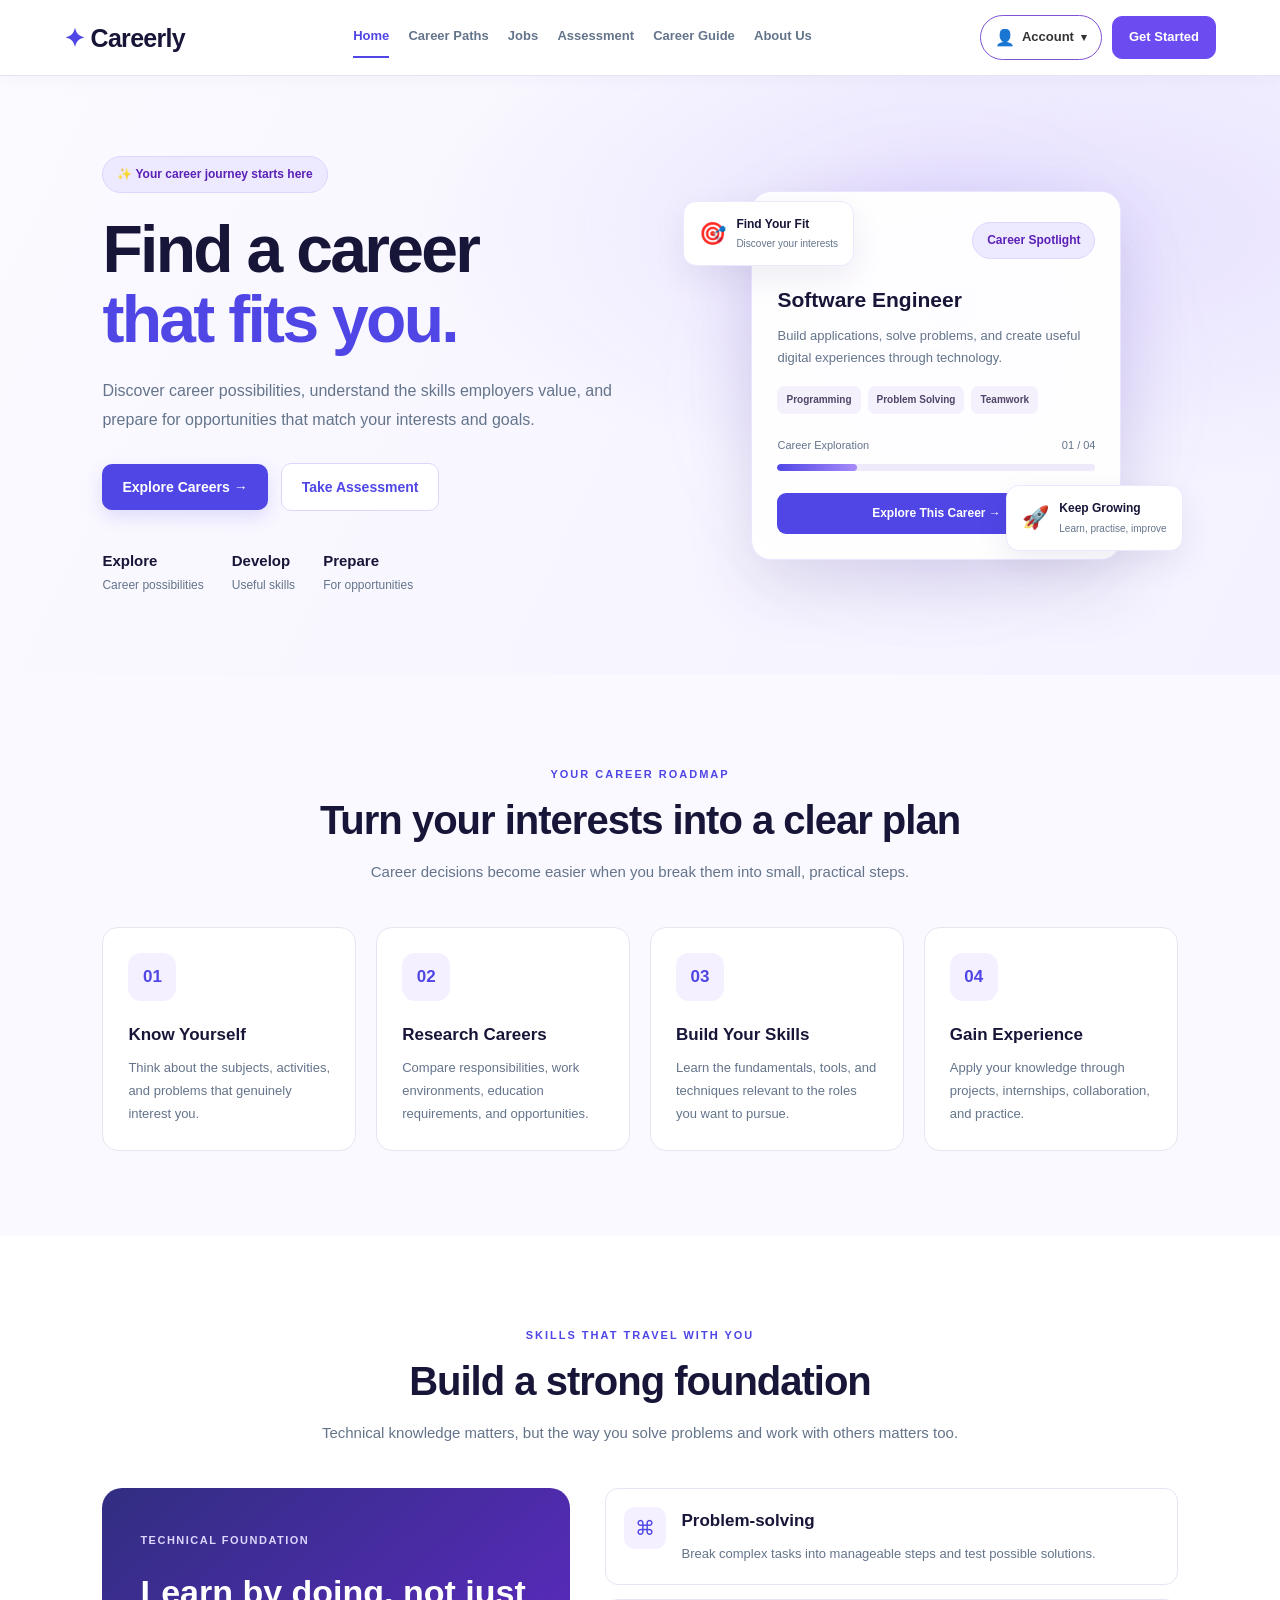
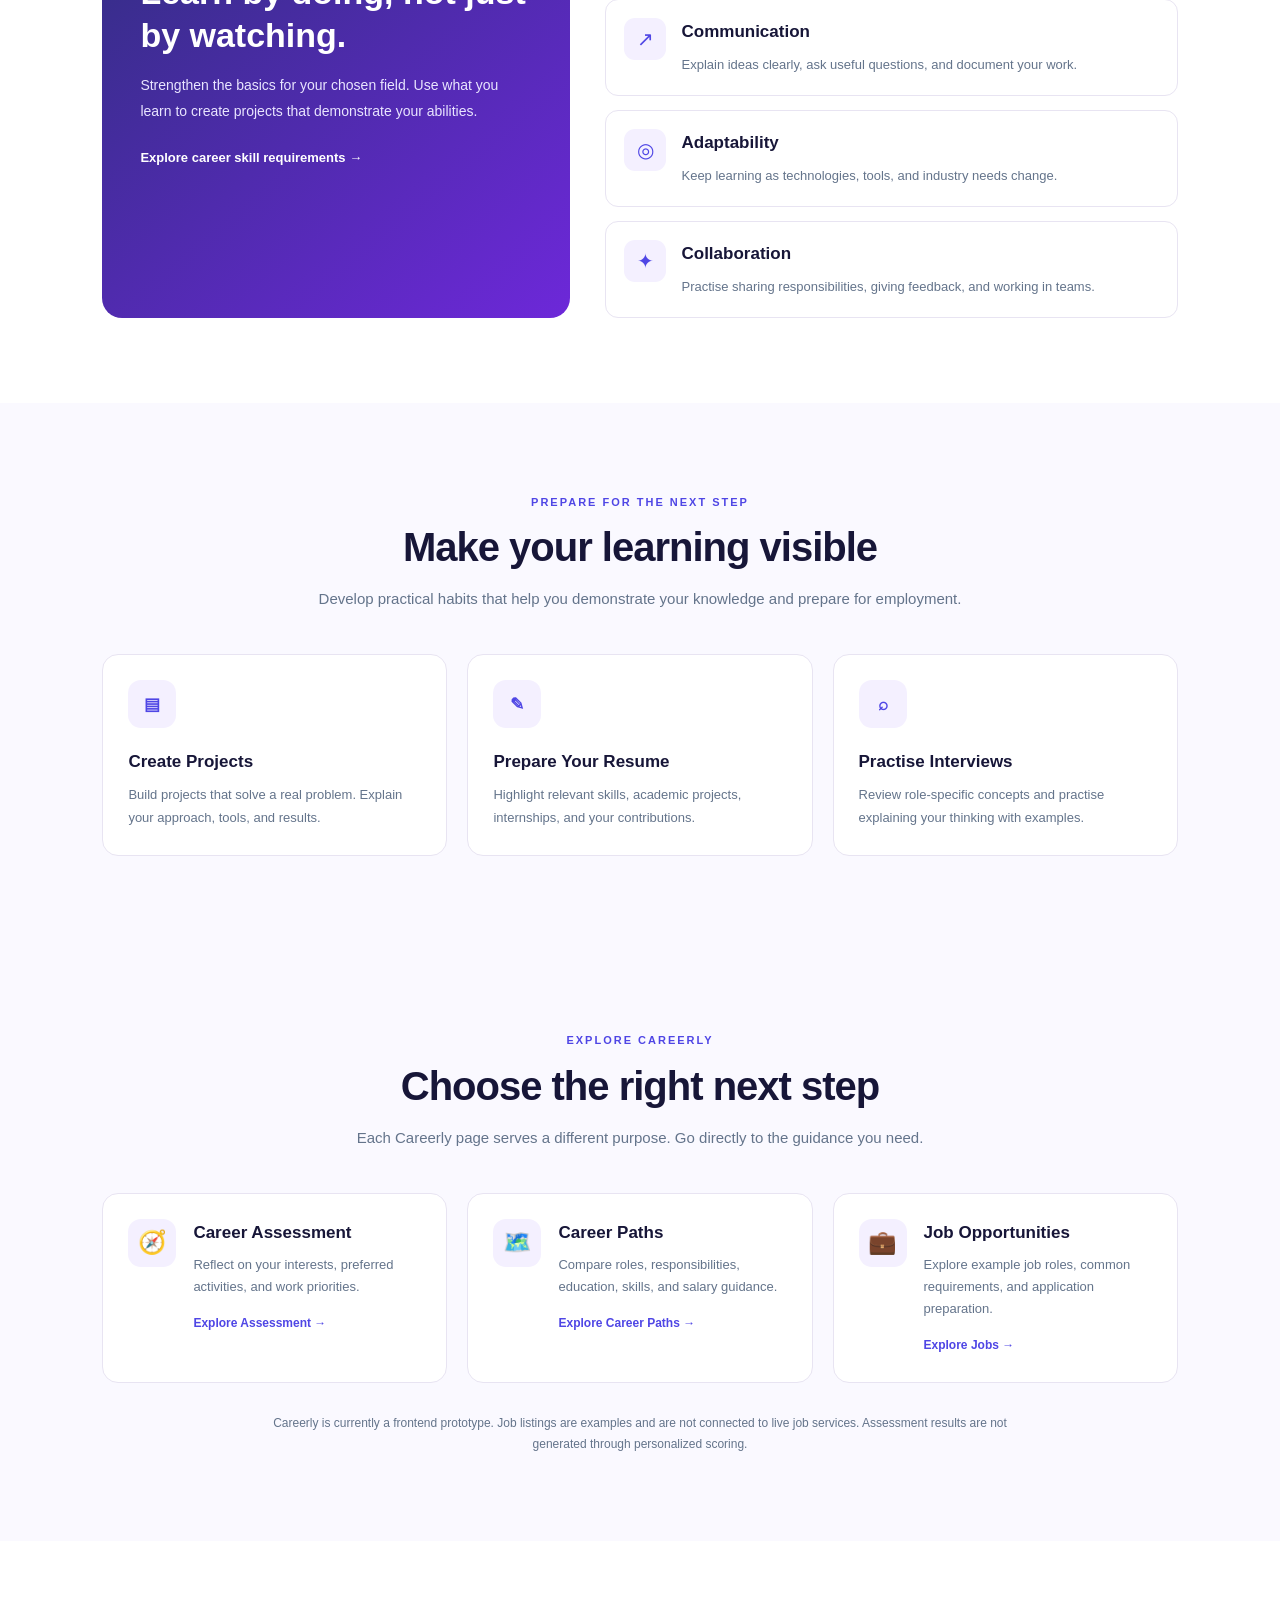
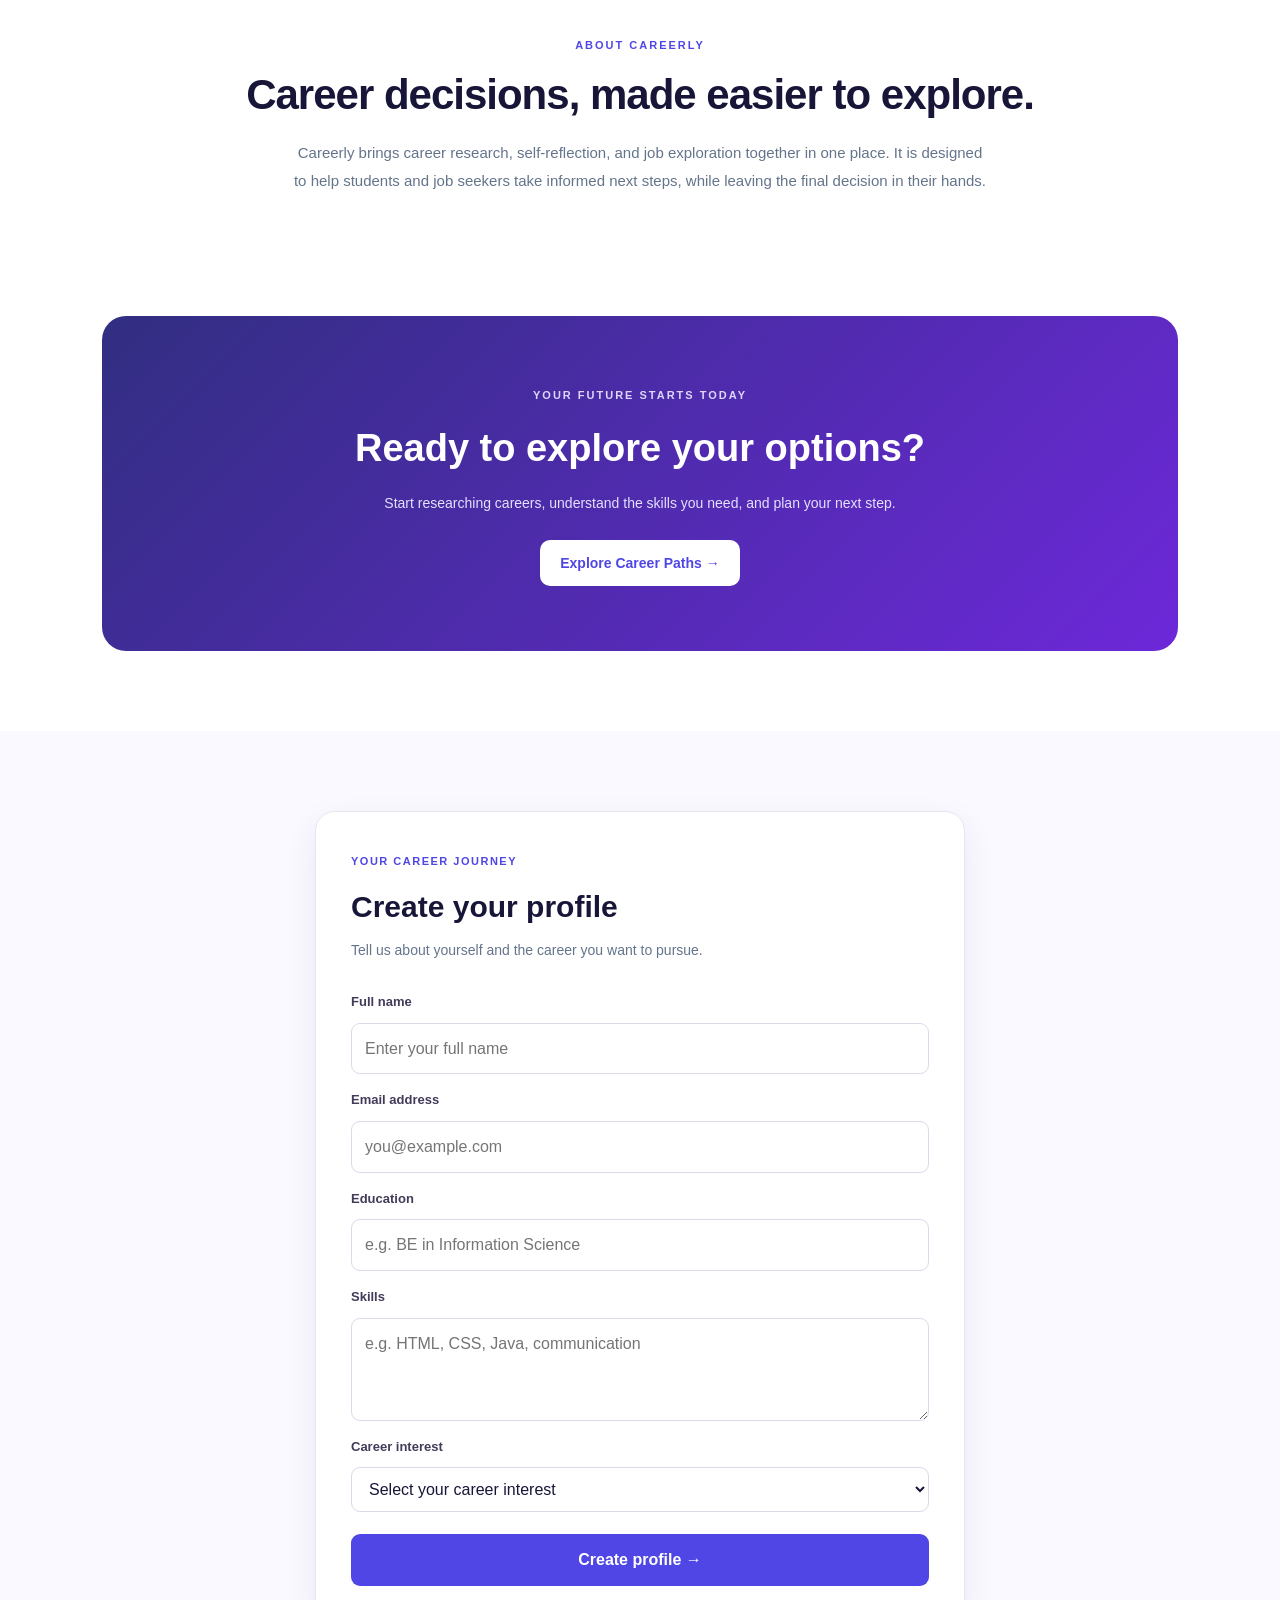
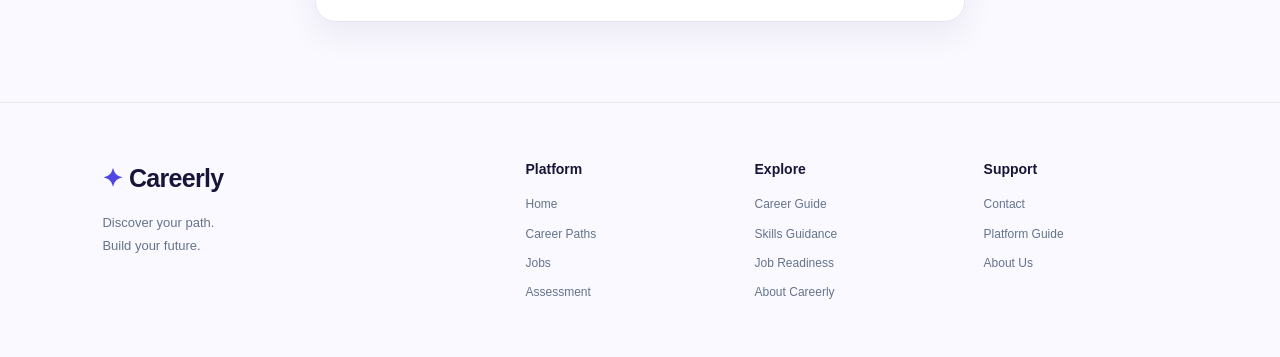
<file: index.html>
<!DOCTYPE html>
<html lang="en">
<head>
    <meta charset="UTF-8">
    <meta name="viewport" content="width=device-width, initial-scale=1.0">
    <meta name="description" content="Careerly helps students explore career paths, develop valuable skills, and prepare for job opportunities.">
    <title>Careerly | Find Your Career Path</title>
    <link rel="stylesheet" href="style.css">
</head>
<body class="home-page">

<header class="navbar">
    <a href="index.html" class="logo"><span>✦</span> Careerly</a>
    <nav class="main-nav">
        <a href="index.html" class="active">Home</a>
        <a href="carrers.html">Career Paths</a>
        <a href="jobs.html">Jobs</a>
        <a href="assessment.html">Assessment</a>
        <a href="index.html#career-roadmap">Career Guide</a>
        <a href="index.html#about">About Us</a>
    </nav>
    <div class="nav-actions">
        <div class="account-menu">
            <button class="account-button" type="button" aria-label="Open account menu">
                <span class="account-avatar">👤</span>
                <span>Account</span>
                <span class="account-arrow">▾</span>
            </button>
            <div class="account-dropdown">
                <div class="account-heading">
                    <strong>Your Account</strong>
                    <span>Manage your career profile</span>
                </div>
                <a href="index.html#profile">👤 My Profile</a>
                <a href="index.html#account-details">🪪 Account Details</a>
                <a href="index.html#resume">📄 My Resume</a>
                <a href="index.html#saved-jobs">🔖 Saved Jobs</a>
                <a href="index.html#notifications">🔔 Notifications</a>
                <a href="index.html#settings">⚙️ Settings</a>
                <a href="index.html#privacy">🔒 Privacy &amp; Security</a>
                <div class="account-divider"></div>
                <a href="login.html" class="logout-link">↪ Log out</a>
            </div>
        </div>
        <a href="carrers.html" class="signup-btn">Get Started</a>
    </div>
</header>

<main>
    <section class="hero">
        <div class="hero-content">
            <div class="hero-badge">✨ Your career journey starts here</div>
            <h1>Find a career <span>that fits you.</span></h1>
            <p>Discover career possibilities, understand the skills employers value, and prepare for opportunities that match your interests and goals.</p>
            <div class="hero-buttons">
                <a href="carrers.html" class="primary-btn">Explore Careers →</a>
                <a href="assessment.html" class="secondary-btn">Take Assessment</a>
            </div>
            <div class="hero-stats">
                <div><strong>Explore</strong><small>Career possibilities</small></div>
                <div><strong>Develop</strong><small>Useful skills</small></div>
                <div><strong>Prepare</strong><small>For opportunities</small></div>
            </div>
        </div>

        <div class="hero-visual">
            <div class="glow"></div>
            <div class="floating-card card-one">
                <span>🎯</span>
                <div><strong>Find Your Fit</strong><small>Discover your interests</small></div>
            </div>
            <div class="career-card">
                <div class="card-top">
                    <span class="profile-icon">👨‍💻</span>
                    <span class="match">Career Spotlight</span>
                </div>
                <h3>Software Engineer</h3>
                <p>Build applications, solve problems, and create useful digital experiences through technology.</p>
                <div class="skill-list">
                    <span>Programming</span>
                    <span>Problem Solving</span>
                    <span>Teamwork</span>
                </div>
                <div class="progress-area">
                    <div class="progress-label"><span>Career Exploration</span><span>01 / 04</span></div>
                    <div class="progress-bar"><div></div></div>
                </div>
                <a href="carrers.html" class="career-card-btn">Explore This Career →</a>
            </div>
            <div class="floating-card card-two">
                <span>🚀</span>
                <div><strong>Keep Growing</strong><small>Learn, practise, improve</small></div>
            </div>
        </div>
    </section>

    <section class="guidance-section" id="career-roadmap">
        <div class="section-heading">
            <span>YOUR CAREER ROADMAP</span>
            <h2>Turn your interests into a clear plan</h2>
            <p>Career decisions become easier when you break them into small, practical steps.</p>
        </div>
        <div class="guidance-grid roadmap-grid">
            <article class="guidance-card"><div class="guidance-icon">01</div><h3>Know Yourself</h3><p>Think about the subjects, activities, and problems that genuinely interest you.</p></article>
            <article class="guidance-card"><div class="guidance-icon">02</div><h3>Research Careers</h3><p>Compare responsibilities, work environments, education requirements, and opportunities.</p></article>
            <article class="guidance-card"><div class="guidance-icon">03</div><h3>Build Your Skills</h3><p>Learn the fundamentals, tools, and techniques relevant to the roles you want to pursue.</p></article>
            <article class="guidance-card"><div class="guidance-icon">04</div><h3>Gain Experience</h3><p>Apply your knowledge through projects, internships, collaboration, and practice.</p></article>
        </div>
    </section>

    <section class="guidance-section skills-guidance" id="skills-guide">
        <div class="section-heading">
            <span>SKILLS THAT TRAVEL WITH YOU</span>
            <h2>Build a strong foundation</h2>
            <p>Technical knowledge matters, but the way you solve problems and work with others matters too.</p>
        </div>
        <div class="skills-guidance-layout">
            <article class="skills-feature">
                <span class="feature-label">TECHNICAL FOUNDATION</span>
                <h3>Learn by doing, not just by watching.</h3>
                <p>Strengthen the basics for your chosen field. Use what you learn to create projects that demonstrate your abilities.</p>
                <a href="carrers.html" class="text-link">Explore career skill requirements →</a>
            </article>
            <div class="skill-points">
                <article class="skill-point"><span class="skill-point-icon">⌘</span><div><h3>Problem-solving</h3><p>Break complex tasks into manageable steps and test possible solutions.</p></div></article>
                <article class="skill-point"><span class="skill-point-icon">↗</span><div><h3>Communication</h3><p>Explain ideas clearly, ask useful questions, and document your work.</p></div></article>
                <article class="skill-point"><span class="skill-point-icon">◎</span><div><h3>Adaptability</h3><p>Keep learning as technologies, tools, and industry needs change.</p></div></article>
                <article class="skill-point"><span class="skill-point-icon">✦</span><div><h3>Collaboration</h3><p>Practise sharing responsibilities, giving feedback, and working in teams.</p></div></article>
            </div>
        </div>
    </section>

    <section class="guidance-section job-ready-section" id="job-ready">
        <div class="section-heading">
            <span>PREPARE FOR THE NEXT STEP</span>
            <h2>Make your learning visible</h2>
            <p>Develop practical habits that help you demonstrate your knowledge and prepare for employment.</p>
        </div>
        <div class="guidance-grid job-ready-grid">
            <article class="guidance-card"><div class="ready-icon">▤</div><h3>Create Projects</h3><p>Build projects that solve a real problem. Explain your approach, tools, and results.</p></article>
            <article class="guidance-card"><div class="ready-icon">✎</div><h3>Prepare Your Resume</h3><p>Highlight relevant skills, academic projects, internships, and your contributions.</p></article>
            <article class="guidance-card"><div class="ready-icon">⌕</div><h3>Practise Interviews</h3><p>Review role-specific concepts and practise explaining your thinking with examples.</p></article>
        </div>
    </section>

    <section class="tools-section" id="resources">
        <div class="section-heading">
            <span>EXPLORE CAREERLY</span>
            <h2>Choose the right next step</h2>
            <p>Each Careerly page serves a different purpose. Go directly to the guidance you need.</p>
        </div>
        <div class="tools-grid">
            <a href="assessment.html" class="tool-card"><span class="tool-icon">🧭</span><div><h3>Career Assessment</h3><p>Reflect on your interests, preferred activities, and work priorities.</p><strong>Explore Assessment →</strong></div></a>
            <a href="carrers.html" class="tool-card"><span class="tool-icon">🗺️</span><div><h3>Career Paths</h3><p>Compare roles, responsibilities, education, skills, and salary guidance.</p><strong>Explore Career Paths →</strong></div></a>
            <a href="jobs.html" class="tool-card"><span class="tool-icon">💼</span><div><h3>Job Opportunities</h3><p>Explore example job roles, common requirements, and application preparation.</p><strong>Explore Jobs →</strong></div></a>
        </div>
        <p class="prototype-note">Careerly is currently a frontend prototype. Job listings are examples and are not connected to live job services. Assessment results are not generated through personalized scoring.</p>
    </section>

    <section class="about-section" id="about">
        <div class="about-content">
            <span class="about-eyebrow">ABOUT CAREERLY</span>
            <h2>Career decisions, made easier to explore.</h2>
            <p>Careerly brings career research, self-reflection, and job exploration together in one place. It is designed to help students and job seekers take informed next steps, while leaving the final decision in their hands.</p>
        </div>
    </section>

    <section class="cta">
        <div>
            <span>YOUR FUTURE STARTS TODAY</span>
            <h2>Ready to explore your options?</h2>
            <p>Start researching careers, understand the skills you need, and plan your next step.</p>
            <a href="carrers.html" class="primary-btn">Explore Career Paths →</a>
        </div>
    </section>
</main>

<section class="profile-section" id="profile">
    <div class="profile-card">
        <span class="profile-tag">YOUR CAREER JOURNEY</span>
        <h2>Create your profile</h2>
        <p>Tell us about yourself and the career you want to pursue.</p>
        <form action="index.html" method="get" class="profile-form">
            <label for="profile-name">Full name</label>
            <input id="profile-name" name="name" type="text" placeholder="Enter your full name" required>
            <label for="profile-email">Email address</label>
            <input id="profile-email" name="email" type="email" placeholder="you@example.com" required>
            <label for="profile-education">Education</label>
            <input id="profile-education" name="education" type="text" placeholder="e.g. BE in Information Science" required>
            <label for="profile-skills">Skills</label>
            <textarea id="profile-skills" name="skills" placeholder="e.g. HTML, CSS, Java, communication" rows="3" required></textarea>
            <label for="profile-career">Career interest</label>
            <select id="profile-career" name="career" required>
                <option value="">Select your career interest</option>
                <option value="software">Software Development</option>
                <option value="data">Data Science</option>
                <option value="cybersecurity">Cybersecurity</option>
                <option value="design">UI/UX Design</option>
                <option value="other">Other</option>
            </select>
            <button type="submit" class="login-button">Create profile →</button>
        </form>
    </div>
</section>

<footer>
    <div class="footer-brand">
        <a href="index.html" class="logo"><span>✦</span> Careerly</a>
        <p>Discover your path.<br>Build your future.</p>
    </div>
    <div class="footer-column">
        <h4>Platform</h4>
        <a href="index.html">Home</a>
        <a href="carrers.html">Career Paths</a>
        <a href="jobs.html">Jobs</a>
        <a href="assessment.html">Assessment</a>
    </div>
    <div class="footer-column">
        <h4>Explore</h4>
        <a href="index.html#career-roadmap">Career Guide</a>
        <a href="index.html#skills-guide">Skills Guidance</a>
        <a href="index.html#job-ready">Job Readiness</a>
        <a href="index.html#about">About Careerly</a>
    </div>
    <div class="footer-column">
        <h4>Support</h4>
        <a href="mailto:careerly@example.com">Contact</a>
        <a href="index.html#resources">Platform Guide</a>
        <a href="index.html#about">About Us</a>
    </div>
</footer>

</body>
</html>
</file>
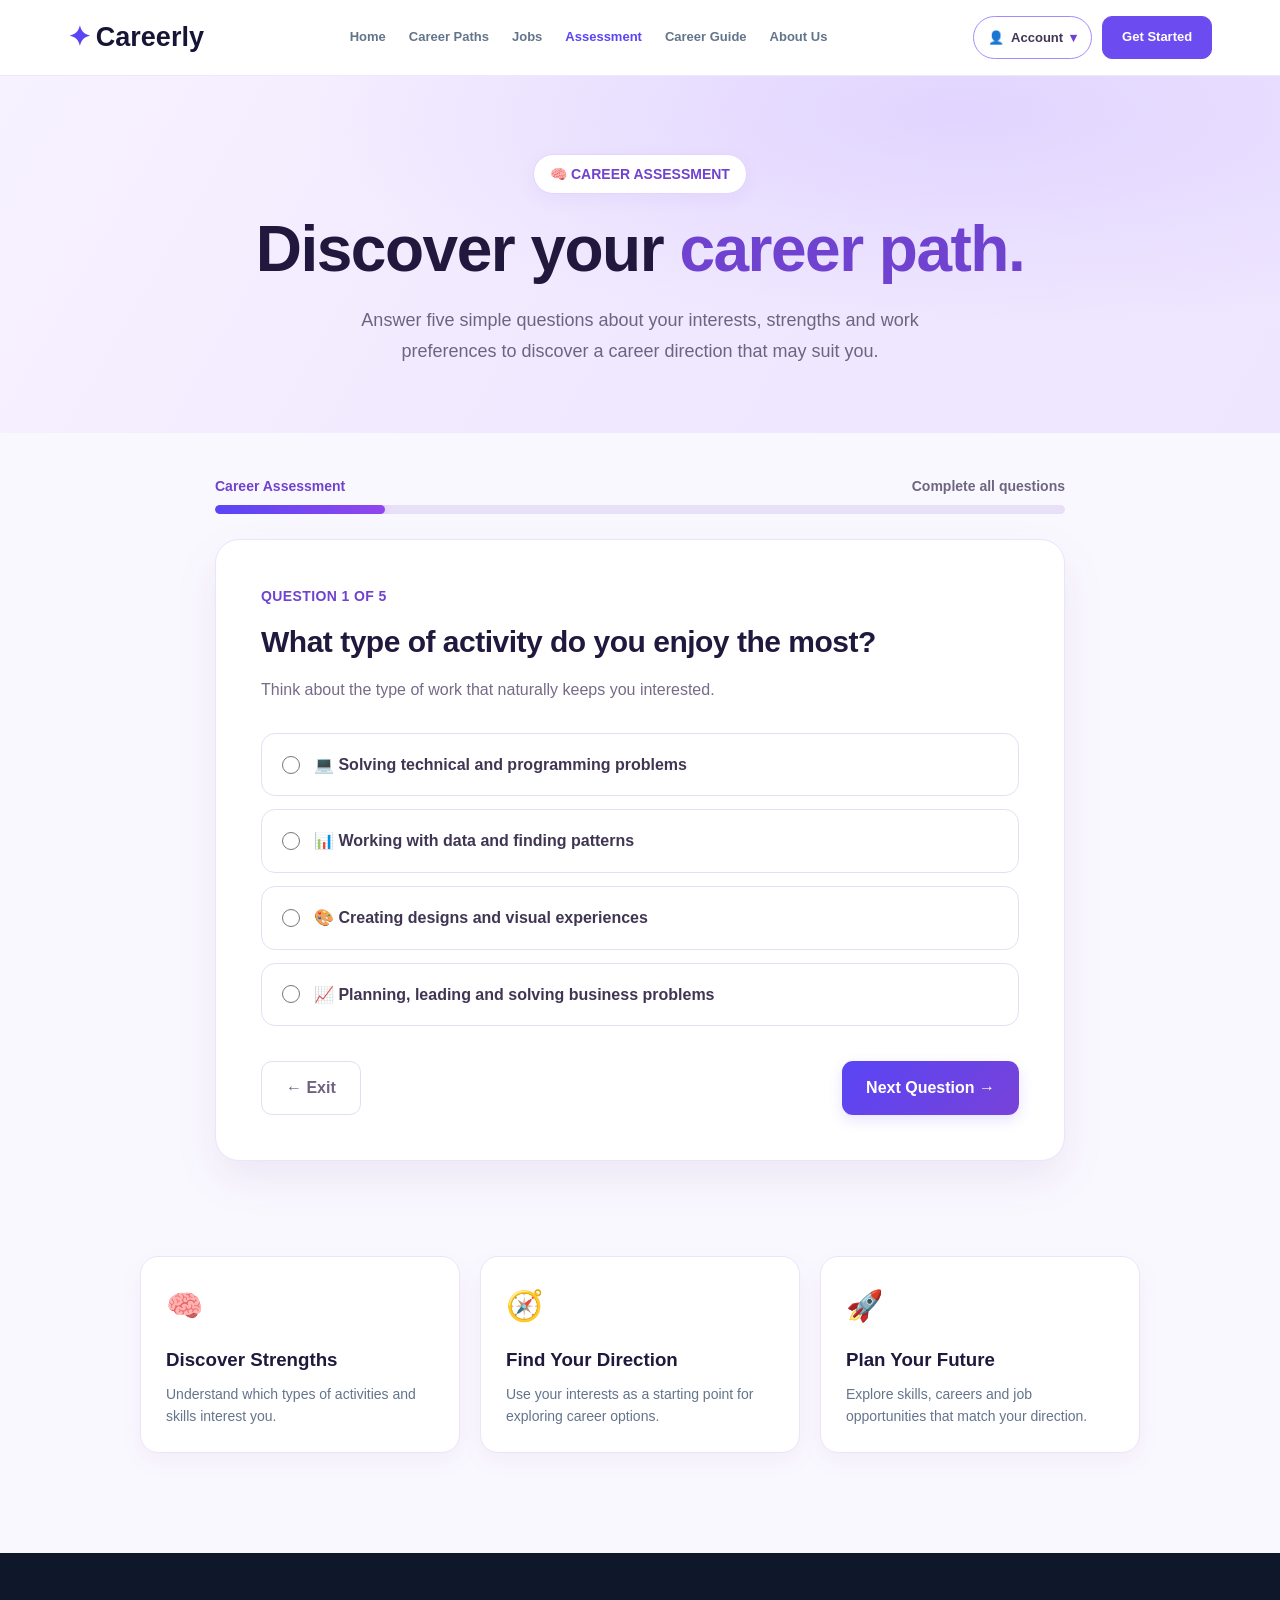
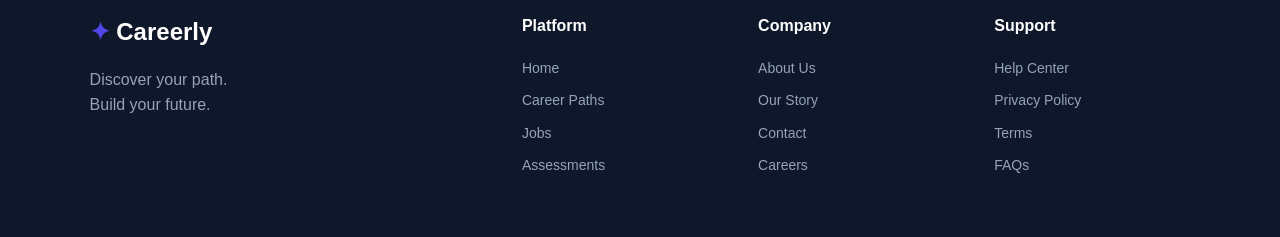
<file: assessment.html>
<!DOCTYPE html>
<html lang="en">

<head>

    <meta charset="UTF-8">

    <meta name="viewport"
          content="width=device-width, initial-scale=1.0">

    <title>Careerly | Career Assessment</title>

    <style>

        /* =========================
           GLOBAL
        ========================= */

        * {
            margin: 0;
            padding: 0;
            box-sizing: border-box;
        }

        html {
            scroll-behavior: smooth;
        }

        body {
            font-family: Arial, sans-serif;
            background: #f8fafc;
            color: #0f172a;
            line-height: 1.6;
        }

        a {
            text-decoration: none;
            color: inherit;
        }


        /* =========================
           NAVBAR
        ========================= */

        .navbar {
            width: 100%;
            padding: 18px 7%;

            display: flex;
            align-items: center;
            justify-content: space-between;
            gap: 24px;
            background: white;

            border-bottom: 1px solid #e2e8f0;

            position: sticky;
            top: 0;
            z-index: 100;
        }

        .logo {
            font-size: 24px;
            font-weight: 800;
            color: #0f172a;
        }

        .logo span {
            color: #4f46e5;
        }

        nav {
            display: flex;
            gap: 28px;
        }

        nav a {
            color: #64748b;
            font-size: 15px;
            font-weight: 600;

            transition: 0.3s ease;
        }

        nav a:hover,
        nav a.active {
            color: #4f46e5;
        }

        .nav-buttons {
    display: flex;
    align-items: center;
    gap: 12px;
    margin-left: auto;
    flex-shrink: 0;
}

        .login-btn {
            padding: 10px 18px;

            color: #4f46e5;

            border: 1px solid #e2e8f0;

            border-radius: 10px;

            font-weight: 600;
        }

        .signup-btn {
            padding: 10px 18px;

            color: white;

            background: #4f46e5;

            border-radius: 10px;

            font-weight: 600;

            transition: 0.3s ease;
        }

        .signup-btn:hover {
            background: #4338ca;
            transform: translateY(-2px);
        }


        /* =========================
           HERO
        ========================= */

        .assessment-hero {
            text-align: center;

            padding: 90px 20px 50px;

            background:
                radial-gradient(
                    circle at top,
                    #eef2ff,
                    #f8fafc 60%
                );
        }

        .hero-badge {
            display: inline-block;

            padding: 8px 16px;

            background: #eef2ff;

            color: #4f46e5;

            border: 1px solid #c7d2fe;

            border-radius: 30px;

            font-size: 14px;
            font-weight: 700;

            margin-bottom: 20px;
        }

        .assessment-hero h1 {
            font-size: clamp(38px, 5vw, 64px);

            line-height: 1.1;

            margin-bottom: 20px;
        }

        .assessment-hero h1 span {
            color: #4f46e5;
        }

        .assessment-hero p {
            max-width: 650px;

            margin: auto;

            color: #64748b;

            font-size: 18px;
        }


        /* =========================
           ASSESSMENT CONTAINER
        ========================= */

        .assessment-container {
            width: min(850px, 90%);

            margin: 40px auto 100px;
        }


        /* =========================
           HIDDEN STATE RADIOS
        ========================= */

        .assessment-container > input {
            display: none;
        }


        /* =========================
           PROGRESS
        ========================= */

        .progress-wrapper {
            margin-bottom: 25px;
        }

        .progress-top {
            display: flex;
            justify-content: space-between;

            margin-bottom: 8px;

            color: #64748b;

            font-size: 14px;
            font-weight: 600;
        }

        .progress-bar {
            height: 8px;

            background: #e2e8f0;

            border-radius: 20px;

            overflow: hidden;
        }

        .progress-fill {
            height: 100%;

            background: linear-gradient(
                90deg,
                #4f46e5,
                #7c3aed
            );

            border-radius: 20px;

            transition: width 0.4s ease;
        }


        /* =========================
           QUESTION CARD
        ========================= */

        .question-card {
            display: none;

            background: white;

            border: 1px solid #e2e8f0;

            border-radius: 24px;

            padding: 45px;

            box-shadow:
                0 20px 50px rgba(15, 23, 42, 0.08);

            animation: fadeUp 0.4s ease;
        }

        @keyframes fadeUp {

            from {
                opacity: 0;
                transform: translateY(15px);
            }

            to {
                opacity: 1;
                transform: translateY(0);
            }

        }

        .question-number {
            color: #4f46e5;

            font-size: 14px;

            font-weight: 800;

            margin-bottom: 10px;
        }

        .question-card h2 {
            font-size: 30px;

            margin-bottom: 10px;
        }

        .question-description {
            color: #64748b;

            margin-bottom: 30px;
        }


        /* =========================
           OPTIONS
        ========================= */

        .options {
            display: grid;

            gap: 15px;
        }

        .options label {
            display: flex;

            align-items: center;

            padding: 18px 20px;

            border: 2px solid #e2e8f0;

            border-radius: 14px;

            cursor: pointer;

            font-weight: 600;

            color: #334155;

            transition: all 0.25s ease;
        }

        .options label:hover {
            border-color: #a5b4fc;

            background: #f8faff;

            transform: translateX(4px);
        }

        .options input {
            margin-right: 14px;

            accent-color: #4f46e5;

            width: 18px;
            height: 18px;
        }

        .options input:checked + span {
            color: #4f46e5;
        }

        .options label:has(input:checked) {
            border-color: #4f46e5;

            background: #eef2ff;

            box-shadow:
                0 5px 20px rgba(79, 70, 229, 0.08);
        }


        /* =========================
           QUESTION NAVIGATION
        ========================= */

        .question-buttons {
            display: flex;

            justify-content: space-between;

            margin-top: 35px;
        }

        .back-btn,
        .next-btn,
        .result-btn {
            display: inline-flex;

            align-items: center;

            justify-content: center;

            padding: 13px 24px;

            border-radius: 12px;

            font-weight: 700;

            transition: 0.3s ease;
        }

        .back-btn {
            border: 1px solid #e2e8f0;

            color: #64748b;

            background: white;
        }

        .back-btn:hover {
            border-color: #94a3b8;

            color: #0f172a;
        }

        .next-btn,
        .result-btn {
            color: white;

            background: linear-gradient(
                135deg,
                #4f46e5,
                #7c3aed
            );

            cursor: pointer;
        }

        .next-btn:hover,
        .result-btn:hover {
            transform: translateY(-2px);

            box-shadow:
                0 10px 25px rgba(79, 70, 229, 0.25);
        }


        /* =========================
           SHOW QUESTION 1
        ========================= */

        #q1:checked ~ .question-1 {
            display: block;
        }

        #q2:checked ~ .question-2 {
            display: block;
        }

        #q3:checked ~ .question-3 {
            display: block;
        }

        #q4:checked ~ .question-4 {
            display: block;
        }

        #q5:checked ~ .question-5 {
            display: block;
        }

        #result:checked ~ .result-card {
            display: block;
        }


        /* =========================
           PROGRESS WIDTH
        ========================= */

        #q1:checked ~ .progress-wrapper .progress-fill {
            width: 20%;
        }

        #q2:checked ~ .progress-wrapper .progress-fill {
            width: 40%;
        }

        #q3:checked ~ .progress-wrapper .progress-fill {
            width: 60%;
        }

        #q4:checked ~ .progress-wrapper .progress-fill {
            width: 80%;
        }

        #q5:checked ~ .progress-wrapper .progress-fill {
            width: 100%;
        }

        #result:checked ~ .progress-wrapper .progress-fill {
            width: 100%;
        }


        /* =========================
           RESULT CARD
        ========================= */

        .result-card {
            display: none;

            background: white;

            border: 1px solid #e2e8f0;

            border-radius: 24px;

            padding: 55px 45px;

            text-align: center;

            box-shadow:
                0 20px 50px rgba(15, 23, 42, 0.08);

            animation: fadeUp 0.5s ease;
        }

        .result-icon {
            width: 80px;
            height: 80px;

            display: flex;

            align-items: center;
            justify-content: center;

            margin: 0 auto 20px;

            border-radius: 50%;

            background: #eef2ff;

            font-size: 38px;
        }

        .result-card h2 {
            font-size: 34px;

            margin-bottom: 12px;
        }

        .result-card > p {
            max-width: 580px;

            margin: 0 auto 30px;

            color: #64748b;
        }

        .recommended-career {
            padding: 25px;

            margin-bottom: 30px;

            border-radius: 18px;

            background:
                linear-gradient(
                    135deg,
                    #eef2ff,
                    #f5f3ff
                );

            border: 1px solid #c7d2fe;
        }

        .recommended-career small {
            display: block;

            color: #64748b;

            margin-bottom: 5px;
        }

        .recommended-career strong {
            font-size: 25px;

            color: #4f46e5;
        }

        .result-buttons {
            display: flex;

            justify-content: center;

            gap: 15px;

            flex-wrap: wrap;
        }


        /* =========================
           INFO SECTION
        ========================= */

        .info-section {
            width: min(1000px, 90%);

            margin: 0 auto 100px;
        }

        .info-grid {
            display: grid;

            grid-template-columns:
                repeat(3, 1fr);

            gap: 20px;
        }

        .info-card {
            padding: 25px;

            background: white;

            border: 1px solid #e2e8f0;

            border-radius: 18px;

            transition: 0.3s ease;
        }

        .info-card:hover {
            transform: translateY(-5px);

            box-shadow:
                0 15px 30px rgba(15, 23, 42, 0.08);
        }

        .info-icon {
            font-size: 30px;

            margin-bottom: 15px;
        }

        .info-card h3 {
            margin-bottom: 8px;
        }

        .info-card p {
            color: #64748b;

            font-size: 14px;
        }


        /* =========================
           FOOTER
        ========================= */

        footer {
            padding: 60px 7%;

            background: #0f172a;

            color: white;

            display: grid;

            grid-template-columns:
                2fr 1fr 1fr 1fr;

            gap: 40px;
        }

        footer .logo {
            color: white;
        }

        .footer-brand p {
            margin-top: 15px;

            color: #94a3b8;
        }

        .footer-column {
            display: flex;

            flex-direction: column;

            gap: 10px;
        }

        .footer-column h4 {
            margin-bottom: 8px;
        }

        .footer-column a {
            color: #94a3b8;

            font-size: 14px;

            transition: 0.3s ease;
        }

        .footer-column a:hover {
            color: white;
        }


        /* =========================
           RESPONSIVE
        ========================= */

        @media (max-width: 900px) {

            nav {
                display: none;
            }

            .question-card,
            .result-card {
                padding: 30px 25px;
            }

            .info-grid {
                grid-template-columns: 1fr;
            }

            footer {
                grid-template-columns: 1fr 1fr;
            }

        }


        @media (max-width: 600px) {

            .navbar {
                padding: 15px 5%;
            }

            .nav-buttons {
                gap: 5px;
            }

            .login-btn,
            .signup-btn {
                padding: 8px 12px;

                font-size: 13px;
            }

            .assessment-hero {
                padding-top: 60px;
            }

            .assessment-hero p {
                font-size: 16px;
            }

            .question-card h2 {
                font-size: 24px;
            }

            .question-buttons {
                gap: 10px;
            }

            .back-btn,
            .next-btn {
                padding: 11px 17px;

                font-size: 14px;
            }

            footer {
                grid-template-columns: 1fr;
            }

        }
        
/* =====================================
   ASSESSMENT PAGE - MATCH HOME NAVBAR
===================================== */

.navbar {
    width: 100%;
    min-height: 76px;
    padding: 14px 5.3%;
    display: flex;
    align-items: center;
    justify-content: space-between;
    gap: 24px;
    background: #ffffff;
    border-bottom: 1px solid #eee8fa;
    position: sticky;
    top: 0;
    z-index: 1000;
}

.navbar > .logo {
    display: inline-flex;
    align-items: center;
    gap: 5px;
    flex-shrink: 0;
    color: #171536;
    font-size: 27px;
    font-weight: 800;
    text-decoration: none;
    white-space: nowrap;
}

.navbar > .logo span {
    color: #5945f5;
}

.navbar .main-nav {
    display: flex;
    align-items: center;
    justify-content: center;
    gap: 23px;
    flex: 1;
}

.navbar .main-nav a {
    padding: 10px 0;
    color: #64748b;
    font-size: 13px;
    font-weight: 600;
    text-decoration: none;
    white-space: nowrap;
    transition: color 0.2s ease;
}

.navbar .main-nav a:hover,
.navbar .main-nav a.active {
    color: #5945f5;
}

.navbar .nav-actions {
    display: flex;
    align-items: center;
    justify-content: flex-end;
    gap: 10px;
    flex-shrink: 0;
}

.navbar .account-menu {
    position: relative;
}

.navbar .account-button {
    display: inline-flex;
    align-items: center;
    justify-content: center;
    gap: 7px;
    min-height: 43px;
    padding: 9px 14px;
    background: #ffffff;
    color: #403653;
    border: 1px solid #a58aff;
    border-radius: 24px;
    font-size: 13px;
    font-weight: 700;
    white-space: nowrap;
    cursor: pointer;
    transition: background 0.2s ease, border-color 0.2s ease;
}

.navbar .account-avatar,
.navbar .account-arrow {
    color: #7042d0;
}

.navbar .account-button:hover,
.navbar .account-menu:focus-within .account-button {
    background: #f5f1ff;
    border-color: #7042d0;
}

.navbar .signup-btn {
    display: inline-flex;
    align-items: center;
    justify-content: center;
    min-height: 43px;
    padding: 0 19px;
    background: #6c4cf1;
    color: #ffffff;
    border: 1px solid #6c4cf1;
    border-radius: 10px;
    font-size: 13px;
    font-weight: 700;
    text-decoration: none;
    white-space: nowrap;
    transition: background 0.2s ease, transform 0.2s ease;
}

.navbar .signup-btn:hover {
    background: #5838d8;
    border-color: #5838d8;
    color: #ffffff;
    transform: translateY(-1px);
}

/* Account dropdown */
.navbar .account-dropdown {
    display: block;
    position: absolute;
    top: calc(100% + 10px);
    right: 0;
    z-index: 1100;
    width: 255px;
    max-width: calc(100vw - 24px);
    padding: 10px;
    background: #ffffff;
    border: 1px solid #e9e1fa;
    border-radius: 15px;
    box-shadow: 0 16px 40px rgba(56, 35, 94, 0.16);
    opacity: 0;
    visibility: hidden;
    transform: translateY(8px);
    transition: opacity 0.2s ease, transform 0.2s ease,
                visibility 0.2s ease;
}

.navbar .account-menu:hover .account-dropdown,
.navbar .account-menu:focus-within .account-dropdown {
    opacity: 1;
    visibility: visible;
    transform: translateY(0);
}

.navbar .account-heading {
    display: flex;
    flex-direction: column;
    gap: 3px;
    padding: 12px;
}

.navbar .account-heading strong {
    color: #30264b;
    font-size: 15px;
}

.navbar .account-heading span {
    color: #827790;
    font-size: 12px;
}

.navbar .account-dropdown > a {
    display: block;
    padding: 10px 12px;
    color: #403653;
    border-radius: 8px;
    font-size: 13px;
    text-decoration: none;
    transition: background 0.2s ease, color 0.2s ease;
}

.navbar .account-dropdown > a:hover {
    background: #f2edff;
    color: #7042d0;
}

.navbar .account-divider {
    height: 1px;
    margin: 8px 4px;
    background: #eee8fa;
}

/* Responsive navbar */
@media (max-width: 1050px) {
    .navbar {
        flex-wrap: wrap;
        gap: 12px 18px;
    }

    .navbar .main-nav {
        gap: 14px;
    }
}

@media (max-width: 900px) {
    .navbar .main-nav {
        display: flex;
        flex-wrap: wrap;
    }
}

@media (max-width: 600px) {
    .navbar {
        padding: 12px 5%;
        justify-content: center;
    }

    .navbar > .logo {
        font-size: 24px;
    }

    .navbar .main-nav {
        width: 100%;
        order: 3;
        justify-content: center;
        gap: 8px 16px;
    }

    .navbar .main-nav a {
        font-size: 12px;
    }

    .navbar .nav-actions {
        gap: 6px;
    }

    .navbar .account-button {
        min-height: 39px;
        padding: 8px 11px;
    }

    .navbar .signup-btn {
        min-height: 39px;
        padding: 0 13px;
    }
}

/* ==========================================
   CAREERLY ASSESSMENT — LAVENDER POLISH
   Matches the Jobs page color theme
========================================== */

/* Main page background */
body {
    background: #faf8ff;
    color: #21183d;
}

/* Hero section */
.assessment-hero {
    padding: 78px 20px 65px;
    background:
        radial-gradient(
            ellipse at 75% 10%,
            rgba(208, 190, 255, 0.45),
            transparent 48%
        ),
        linear-gradient(
            120deg,
            #f7f2ff 0%,
            #f0e8ff 55%,
            #eee5ff 100%
        );
}

.assessment-hero .hero-badge {
    background: #ffffff;
    color: #7042d0;
    border: 1px solid #e3d5ff;
    box-shadow: 0 5px 18px rgba(112, 66, 208, 0.06);
}

.assessment-hero h1 {
    color: #21183d;
    letter-spacing: -1.5px;
}

.assessment-hero h1 span {
    color: #7042d0;
}

.assessment-hero p {
    color: #6d6482;
    line-height: 1.75;
}

/* Assessment section background and spacing */
.assessment-container {
    margin: 42px auto 95px;
}

/* Progress text */
.progress-top {
    color: #706581;
}

.progress-top span:first-child {
    color: #7042d0;
}

/* Progress track and fill */
.progress-bar {
    height: 9px;
    background: #e8e0f7;
    border-radius: 20px;
}

.progress-fill {
    background: linear-gradient(
        90deg,
        #5945f5,
        #9147ed
    );
    box-shadow: 0 2px 8px rgba(112, 66, 208, 0.2);
}

/* Question card */
.question-card,
.result-card {
    background: #ffffff;
    border: 1px solid #ece4fa;
    border-radius: 24px;
    box-shadow: 0 18px 45px rgba(70, 42, 120, 0.08);
}

.question-number {
    color: #7042d0;
    letter-spacing: 0.4px;
}

.question-card h2,
.result-card h2 {
    color: #21183d;
    letter-spacing: -0.5px;
}

.question-description,
.result-card > p {
    color: #766b89;
    line-height: 1.7;
}

/* Answer options */
.options {
    gap: 13px;
}

.options label {
    background: #ffffff;
    border: 1.5px solid #e7def6;
    border-radius: 14px;
    color: #403653;
    transition:
        border-color 0.2s ease,
        background 0.2s ease,
        box-shadow 0.2s ease,
        transform 0.2s ease;
}

.options label:hover {
    border-color: #b49af0;
    background: #faf7ff;
    box-shadow: 0 5px 16px rgba(112, 66, 208, 0.07);
    transform: translateY(-1px);
}

/* Selected answer */
.options label:has(input:checked) {
    border-color: #7042d0;
    background: #f4efff;
    box-shadow: 0 5px 18px rgba(112, 66, 208, 0.10);
}

.options input:checked + span {
    color: #7042d0;
}

/* Back button */
.back-btn {
    background: #ffffff;
    color: #6e6283;
    border: 1px solid #e5dcf3;
    border-radius: 11px;
}

.back-btn:hover {
    background: #f8f4ff;
    color: #7042d0;
    border-color: #c8b5f2;
}

/* Next and results buttons */
.next-btn,
.result-btn {
    background: linear-gradient(
        135deg,
        #5945f5,
        #7842d8
    );
    color: #ffffff;
    border: none;
    border-radius: 11px;
    box-shadow: 0 5px 14px rgba(89, 69, 245, 0.15);
}

.next-btn:hover,
.result-btn:hover {
    background: linear-gradient(
        135deg,
        #4b35df,
        #6632c5
    );
    box-shadow: 0 8px 20px rgba(89, 69, 245, 0.23);
}

/* Result section */
.result-icon {
    background: #f0e8ff;
}

.recommended-career {
    background: linear-gradient(
        135deg,
        #f6f0ff,
        #eee5ff
    );
    border: 1px solid #e0d0ff;
    border-radius: 18px;
}

.recommended-career strong {
    color: #7042d0;
}

/* Information cards below the assessment */
.info-grid > div {
    background: #ffffff;
    border: 1px solid #ece4fa;
    border-radius: 18px;
    box-shadow: 0 8px 25px rgba(70, 42, 120, 0.05);
}

/* Small-screen spacing */
@media (max-width: 600px) {
    .assessment-hero {
        padding: 55px 18px 45px;
    }

    .assessment-container {
        margin-top: 30px;
    }

    .question-card,
    .result-card {
        border-radius: 19px;
        padding: 28px 20px;
    }

    .options label {
        padding: 15px;
    }
}

    </style>

</head>


<body>


    <!-- =========================
         NAVBAR
    ========================= -->

<header class="navbar">
    <a href="index.html" class="logo"><span>✦</span> Careerly</a>

    <nav class="main-nav" aria-label="Main navigation">
        <a href="index.html">Home</a>
        <a href="carrers.html">Career Paths</a>
        <a href="jobs.html">Jobs</a>
        <a href="assessment.html" class="active" aria-current="page">Assessment</a>
        <a href="index.html#career-roadmap">Career Guide</a>
        <a href="index.html#about">About Us</a>
    </nav>

    <div class="nav-actions">
        <div class="account-menu">
            <button class="account-button" type="button"
                    aria-label="Open account menu">
                <span class="account-avatar">👤</span>
                <span>Account</span>
                <span class="account-arrow">▾</span>
            </button>

            <div class="account-dropdown">
                <div class="account-heading">
                    <strong>Your Account</strong>
                    <span>Manage your career profile</span>
                </div>
                <a href="index.html#profile">👤 My Profile</a>
                <a href="index.html#account-details">🪪 Account Details</a>
                <a href="index.html#resume">📄 My Resume</a>
                <a href="index.html#saved-jobs">🔖 Saved Jobs</a>
                <a href="index.html#notifications">🔔 Notifications</a>
                <a href="index.html#settings">⚙️ Settings</a>
                <a href="index.html#privacy">🔒 Privacy &amp; Security</a>
                <div class="account-divider"></div>
                <a href="login.html" class="logout-link">↪ Log out</a>
            </div>
        </div>

        <a href="carrers.html" class="signup-btn">Get Started</a>
    </div>
</header>



    <!-- =========================
         HERO
    ========================= -->

    <section class="assessment-hero">

        <div class="hero-badge">
            🧠 CAREER ASSESSMENT
        </div>

        <h1>
            Discover your
            <span>career path.</span>
        </h1>

        <p>
            Answer five simple questions about your interests,
            strengths and work preferences to discover a career
            direction that may suit you.
        </p>

    </section>



    <!-- =========================
         ASSESSMENT
    ========================= -->

    <main class="assessment-container">


        <!-- PAGE STATE -->

        <input
            type="radio"
            name="page"
            id="q1"
            checked
        >

        <input
            type="radio"
            name="page"
            id="q2"
        >

        <input
            type="radio"
            name="page"
            id="q3"
        >

        <input
            type="radio"
            name="page"
            id="q4"
        >

        <input
            type="radio"
            name="page"
            id="q5"
        >

        <input
            type="radio"
            name="page"
            id="result"
        >


        <!-- =========================
             PROGRESS
        ========================= -->

        <div class="progress-wrapper">

            <div class="progress-top">

                <span>
                    Career Assessment
                </span>

                <span>
                    Complete all questions
                </span>

            </div>

            <div class="progress-bar">

                <div class="progress-fill"></div>

            </div>

        </div>



        <!-- =========================
             QUESTION 1
        ========================= -->

        <section class="question-card question-1">

            <div class="question-number">
                QUESTION 1 OF 5
            </div>

            <h2>
                What type of activity do you enjoy the most?
            </h2>

            <p class="question-description">
                Think about the type of work that naturally
                keeps you interested.
            </p>


            <div class="options">

                <label>

                    <input
                        type="radio"
                        name="answer1"
                        value="technology"
                    >

                    <span>
                        💻 Solving technical and programming problems
                    </span>

                </label>


                <label>

                    <input
                        type="radio"
                        name="answer1"
                        value="data"
                    >

                    <span>
                        📊 Working with data and finding patterns
                    </span>

                </label>


                <label>

                    <input
                        type="radio"
                        name="answer1"
                        value="design"
                    >

                    <span>
                        🎨 Creating designs and visual experiences
                    </span>

                </label>


                <label>

                    <input
                        type="radio"
                        name="answer1"
                        value="business"
                    >

                    <span>
                        📈 Planning, leading and solving business problems
                    </span>

                </label>

            </div>


            <div class="question-buttons">

                <a href="index.html"
                   class="back-btn">
                    ← Exit
                </a>

                <label for="q2"
                       class="next-btn">
                    Next Question →
                </label>

            </div>

        </section>



        <!-- =========================
             QUESTION 2
        ========================= -->

        <section class="question-card question-2">

            <div class="question-number">
                QUESTION 2 OF 5
            </div>

            <h2>
                What kind of problems do you enjoy solving?
            </h2>

            <p class="question-description">
                Choose the option that sounds most like you.
            </p>


            <div class="options">

                <label>

                    <input
                        type="radio"
                        name="answer2"
                    >

                    <span>
                        🧩 Building solutions using logic and code
                    </span>

                </label>


                <label>

                    <input
                        type="radio"
                        name="answer2"
                    >

                    <span>
                        🔍 Finding patterns and making predictions
                    </span>

                </label>


                <label>

                    <input
                        type="radio"
                        name="answer2"
                    >

                    <span>
                        ✏️ Improving how people interact with products
                    </span>

                </label>


                <label>

                    <input
                        type="radio"
                        name="answer2"
                    >

                    <span>
                        🚀 Finding better ways to grow an organization
                    </span>

                </label>

            </div>


            <div class="question-buttons">

                <label for="q1"
                       class="back-btn">
                    ← Previous
                </label>

                <label for="q3"
                       class="next-btn">
                    Next Question →
                </label>

            </div>

        </section>



        <!-- =========================
             QUESTION 3
        ========================= -->

        <section class="question-card question-3">

            <div class="question-number">
                QUESTION 3 OF 5
            </div>

            <h2>
                Which skill would you like to use more?
            </h2>

            <p class="question-description">
                Choose the skill you would most enjoy developing.
            </p>


            <div class="options">

                <label>

                    <input
                        type="radio"
                        name="answer3"
                    >

                    <span>
                        💻 Programming and technical skills
                    </span>

                </label>


                <label>

                    <input
                        type="radio"
                        name="answer3"
                    >

                    <span>
                        📊 Analysis and analytical thinking
                    </span>

                </label>


                <label>

                    <input
                        type="radio"
                        name="answer3"
                    >

                    <span>
                        🎨 Creativity and visual thinking
                    </span>

                </label>


                <label>

                    <input
                        type="radio"
                        name="answer3"
                    >

                    <span>
                        🤝 Communication and leadership
                    </span>

                </label>

            </div>


            <div class="question-buttons">

                <label for="q2"
                       class="back-btn">
                    ← Previous
                </label>

                <label for="q4"
                       class="next-btn">
                    Next Question →
                </label>

            </div>

        </section>



        <!-- =========================
             QUESTION 4
        ========================= -->

        <section class="question-card question-4">

            <div class="question-number">
                QUESTION 4 OF 5
            </div>

            <h2>
                What kind of work environment do you prefer?
            </h2>

            <p class="question-description">
                Think about where you would feel most productive.
            </p>


            <div class="options">

                <label>

                    <input
                        type="radio"
                        name="answer4"
                    >

                    <span>
                        💻 Working independently on technical projects
                    </span>

                </label>


                <label>

                    <input
                        type="radio"
                        name="answer4"
                    >

                    <span>
                        📊 Working with information and reports
                    </span>

                </label>


                <label>

                    <input
                        type="radio"
                        name="answer4"
                    >

                    <span>
                        🎨 Working creatively with a team
                    </span>

                </label>


                <label>

                    <input
                        type="radio"
                        name="answer4"
                    >

                    <span>
                        👥 Collaborating and leading people
                    </span>

                </label>

            </div>


            <div class="question-buttons">

                <label for="q3"
                       class="back-btn">
                    ← Previous
                </label>

                <label for="q5"
                       class="next-btn">
                    Next Question →
                </label>

            </div>

        </section>



        <!-- =========================
             QUESTION 5
        ========================= -->

        <section class="question-card question-5">

            <div class="question-number">
                QUESTION 5 OF 5
            </div>

            <h2>
                What matters most in your future career?
            </h2>

            <p class="question-description">
                Choose the factor that matters most to you.
            </p>


            <div class="options">

                <label>

                    <input
                        type="radio"
                        name="answer5"
                    >

                    <span>
                        💻 Building innovative technology
                    </span>

                </label>


                <label>

                    <input
                        type="radio"
                        name="answer5"
                    >

                    <span>
                        📊 Making decisions using data
                    </span>

                </label>


                <label>

                    <input
                        type="radio"
                        name="answer5"
                    >

                    <span>
                        🎨 Creating meaningful experiences
                    </span>

                </label>


                <label>

                    <input
                        type="radio"
                        name="answer5"
                    >

                    <span>
                        📈 Leading projects and making an impact
                    </span>

                </label>

            </div>


            <div class="question-buttons">

                <label for="q4"
                       class="back-btn">
                    ← Previous
                </label>

                <label for="result"
                       class="result-btn">
                    See My Result →
                </label>

            </div>

        </section>



        <!-- =========================
             RESULT
        ========================= -->

        <section class="result-card">

            <div class="result-icon">
                🎯
            </div>

            <h2>
                Your Career Direction
            </h2>

            <p>
                Based on your assessment journey, Careerly
                has identified a potential career direction
                for you to explore.
            </p>


            <div class="recommended-career">

                <small>
                    RECOMMENDED CAREER DIRECTION
                </small>

                <strong>
                    Software Engineering
                </strong>

            </div>


            <p>
                Explore technology careers such as Software
                Engineer, AI Engineer and Cloud Engineer.
                You can compare these paths and discover the
                skills required for each role.
            </p>


            <div class="result-buttons">

                <a href="carrers.html"
                   class="result-btn">
                    Explore Career Paths →
                </a>

                <a href="jobs.html"
                   class="back-btn">
                    Explore Jobs
                </a>

            </div>

        </section>

    </main>



    <!-- =========================
         INFO SECTION
    ========================= -->

    <section class="info-section">

        <div class="info-grid">


            <div class="info-card">

                <div class="info-icon">
                    🧠
                </div>

                <h3>
                    Discover Strengths
                </h3>

                <p>
                    Understand which types of activities
                    and skills interest you.
                </p>

            </div>


            <div class="info-card">

                <div class="info-icon">
                    🧭
                </div>

                <h3>
                    Find Your Direction
                </h3>

                <p>
                    Use your interests as a starting point
                    for exploring career options.
                </p>

            </div>


            <div class="info-card">

                <div class="info-icon">
                    🚀
                </div>

                <h3>
                    Plan Your Future
                </h3>

                <p>
                    Explore skills, careers and job
                    opportunities that match your direction.
                </p>

            </div>

        </div>

    </section>



    <!-- =========================
         FOOTER
    ========================= -->

    <footer>


        <div class="footer-brand">

            <div class="logo">
                <span>✦</span> Careerly
            </div>

            <p>
                Discover your path.<br>
                Build your future.
            </p>

        </div>


        <div class="footer-column">

            <h4>
                Platform
            </h4>

            <a href="index.html">
                Home
            </a>

            <a href="carrers.html">
                Career Paths
            </a>

            <a href="jobs.html">
                Jobs
            </a>

            <a href="assessment.html">
                Assessments
            </a>

        </div>


        <div class="footer-column">

            <h4>
                Company
            </h4>

            <a href="index.html#about">
                About Us
            </a>

            <a href="index.html#about">
                Our Story
            </a>

            <a href="mailto:careerly@example.com">
                Contact
            </a>

            <a href="carrers.html">
                Careers
            </a>

        </div>


        <div class="footer-column">

            <h4>
                Support
            </h4>

            <a href="index.html#resources">
                Help Center
            </a>

            <a href="index.html#privacy">
                Privacy Policy
            </a>

            <a href="index.html#terms">
                Terms
            </a>

            <a href="index.html#resources">
                FAQs
            </a>

        </div>

    </footer>


</body>

</html>
</file>
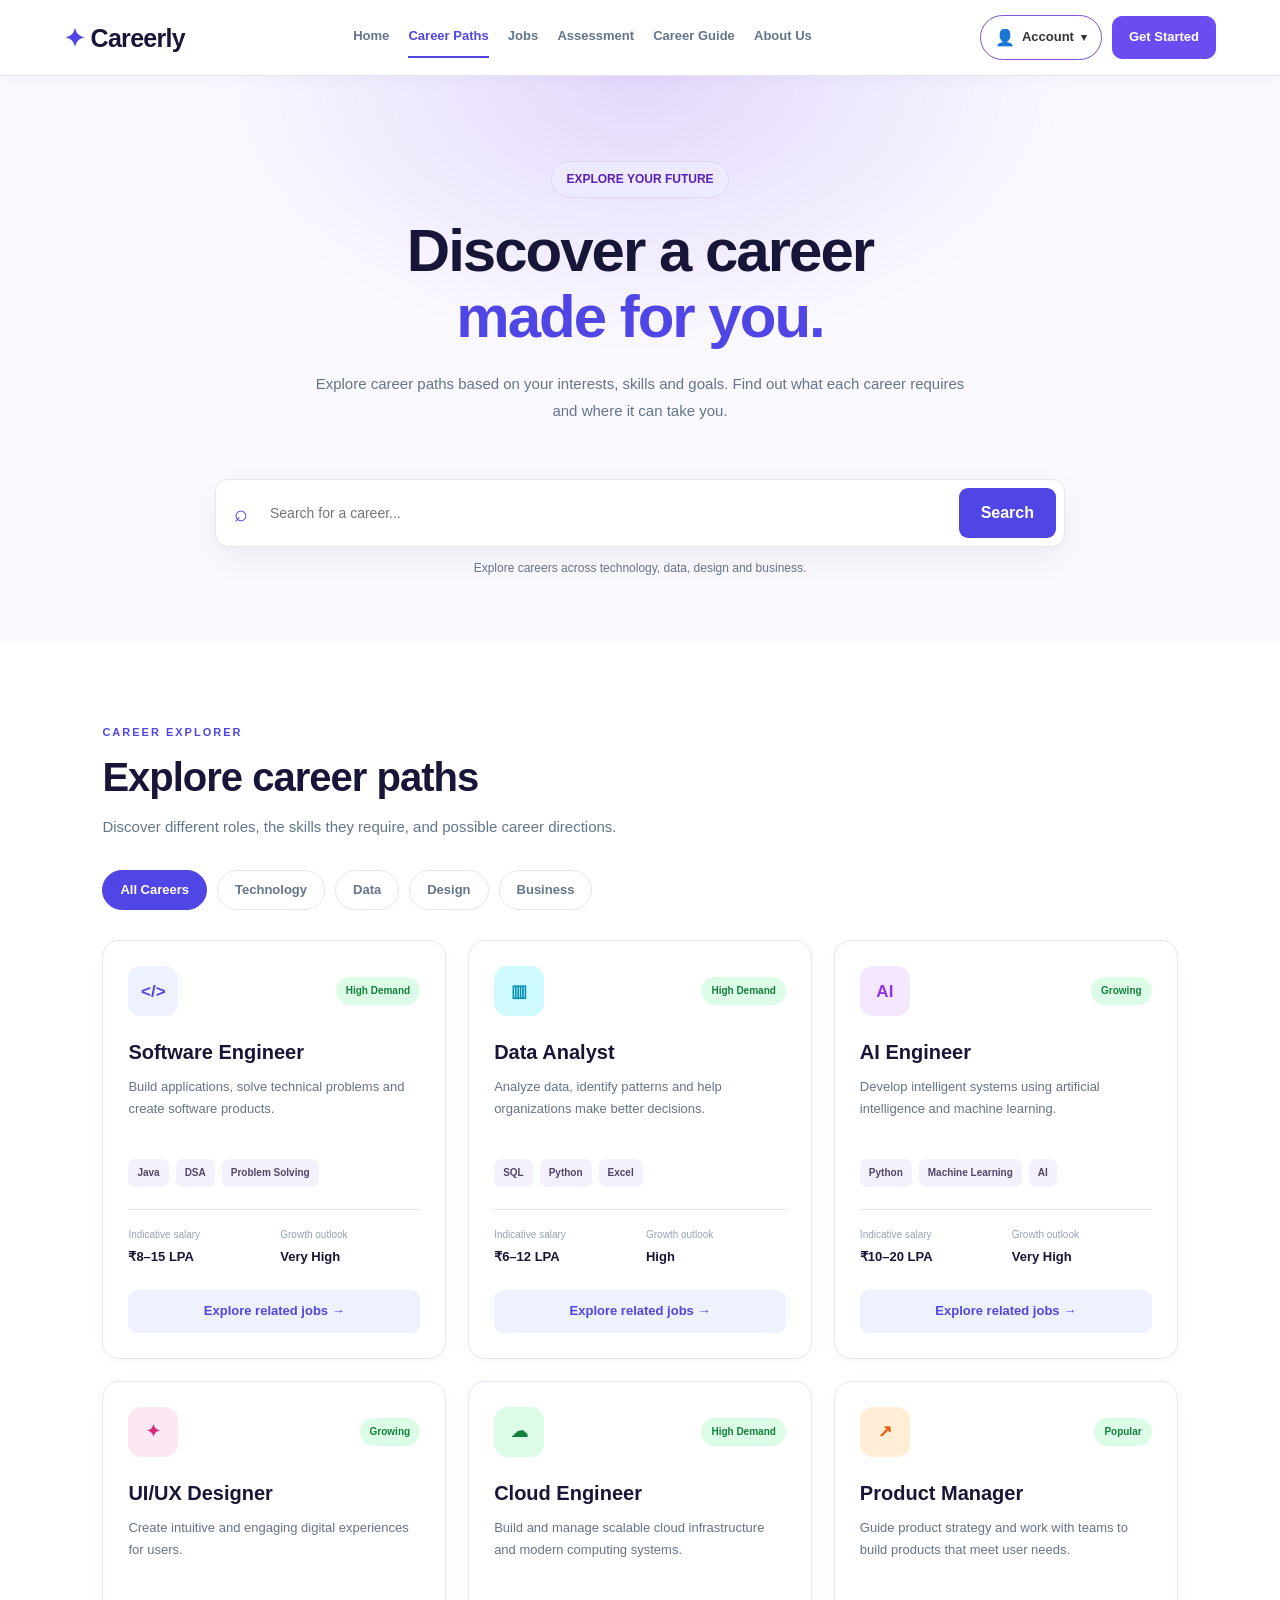
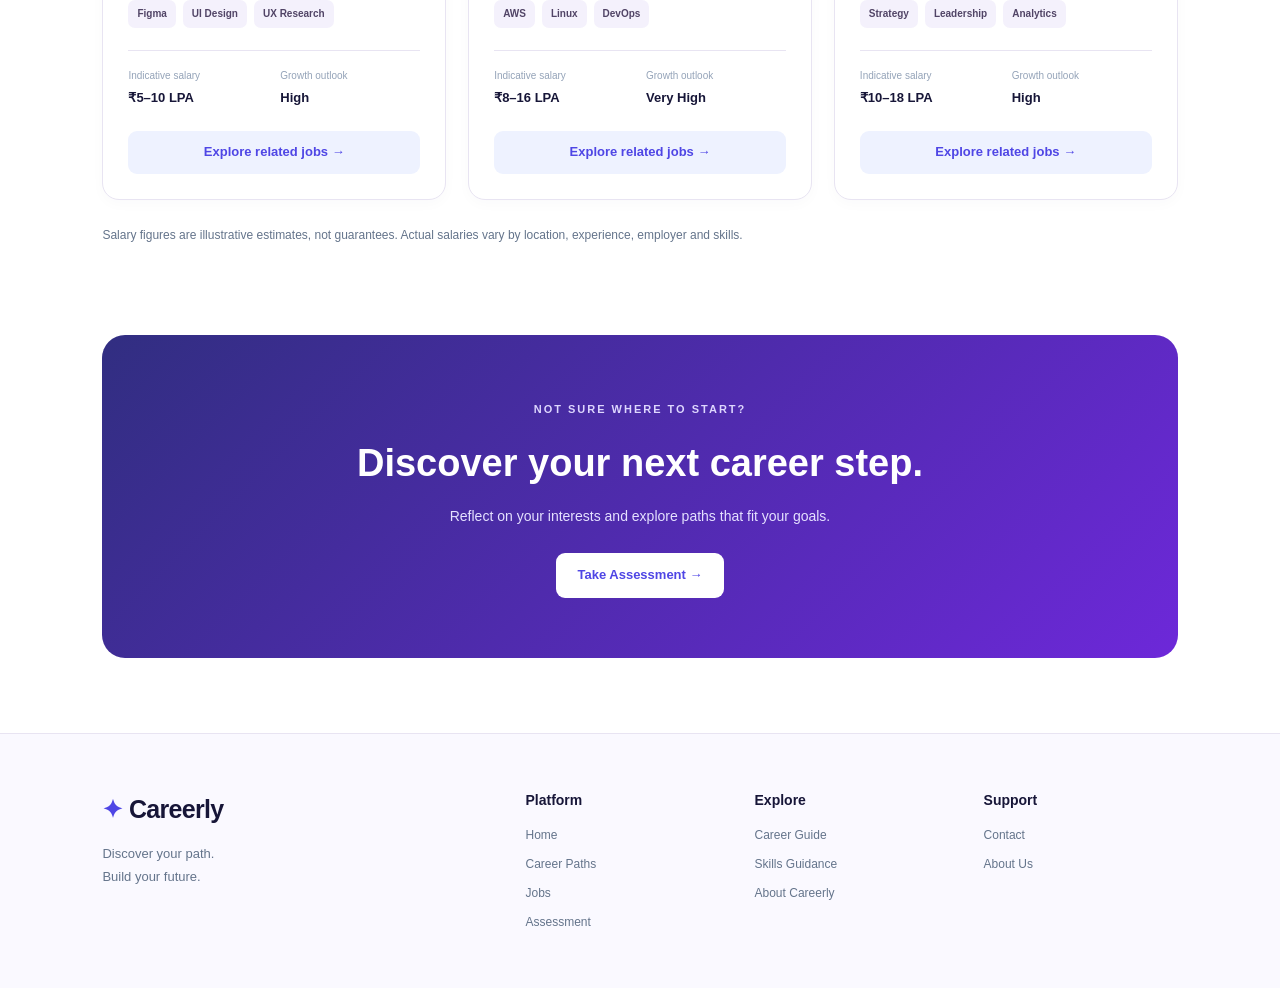
<file: carrers.html>
<!DOCTYPE html>
<html lang="en">
<head>
    <meta charset="UTF-8">
    <meta name="viewport" content="width=device-width, initial-scale=1.0">
    <meta name="description" content="Explore technology, data, design, and business career paths with Careerly.">
    <title>Careerly | Career Paths</title>
    <link rel="stylesheet" href="style.css">
</head>
<body class="careers-page">

<header class="navbar">
    <a href="index.html" class="logo"><span>✦</span> Careerly</a>
    <nav class="main-nav">
        <a href="index.html">Home</a>
        <a href="carrers.html" class="active">Career Paths</a>
        <a href="jobs.html">Jobs</a>
        <a href="assessment.html">Assessment</a>
        <a href="index.html#career-roadmap">Career Guide</a>
        <a href="index.html#about">About Us</a>
    </nav>
    <div class="nav-actions">
        <div class="account-menu">
            <button class="account-button" type="button">
                <span class="account-avatar">👤</span>
                <span>Account</span><span class="account-arrow">▾</span>
            </button>
            <div class="account-dropdown">
                <div class="account-heading">
                    <strong>Your Account</strong>
                    <span>Manage your career profile</span>
                </div>
                <a href="index.html#profile">👤 My Profile</a>
                <a href="index.html#account-details">🪪 Account Details</a>
                <a href="index.html#resume">📄 My Resume</a>
                <a href="index.html#saved-jobs">🔖 Saved Jobs</a>
                <a href="index.html#notifications">🔔 Notifications</a>
                <a href="index.html#settings">⚙️ Settings</a>
                <a href="index.html#privacy">🔒 Privacy &amp; Security</a>
                <div class="account-divider"></div>
                <a href="login.html" class="logout-link">↪ Log out</a>
            </div>
        </div>
        <a href="carrers.html" class="signup-btn">Get Started</a>
    </div>
</header>

<main>
    <section class="career-hero">
        <span class="hero-badge">EXPLORE YOUR FUTURE</span>
        <h1>Discover a career <span>made for you.</span></h1>
        <p>Explore career paths based on your interests, skills and goals. Find out what each career requires and where it can take you.</p>
    </section>

    <section class="career-search-section">
        <form class="career-search" action="#career-list">
            <span aria-hidden="true">⌕</span>
            <input type="search" name="search" placeholder="Search for a career..." aria-label="Search careers">
            <button type="submit">Search</button>
        </form>
        <p class="search-note">Explore careers across technology, data, design and business.</p>
    </section>

    <section class="careers-section" id="career-list">
        <span class="section-eyebrow">CAREER EXPLORER</span>
        <h2>Explore career paths</h2>
        <p class="section-intro">Discover different roles, the skills they require, and possible career directions.</p>

        <div class="career-filter-list">
            <a href="#all-careers" class="career-filter active">All Careers</a>
            <a href="#technology-careers" class="career-filter">Technology</a>
            <a href="#data-careers" class="career-filter">Data</a>
            <a href="#design-careers" class="career-filter">Design</a>
            <a href="#business-careers" class="career-filter">Business</a>
        </div>

        <div class="career-grid" id="all-careers">

            <article class="career-card tech-card" id="technology-careers">
                <div class="career-card-top">
                    <div class="career-icon purple-icon">&lt;/&gt;</div>
                    <span class="demand-label">High Demand</span>
                </div>
                <h3>Software Engineer</h3>
                <p>Build applications, solve technical problems and create software products.</p>
                <div class="career-skills"><span>Java</span><span>DSA</span><span>Problem Solving</span></div>
                <div class="career-info">
                    <div><small>Indicative salary</small><strong>₹8–15 LPA</strong></div>
                    <div><small>Growth outlook</small><strong>Very High</strong></div>
                </div>
                <a href="jobs.html" class="career-view-button">Explore related jobs →</a>
            </article>

            <article class="career-card data-card" id="data-careers">
                <div class="career-card-top">
                    <div class="career-icon blue-icon">▥</div>
                    <span class="demand-label">High Demand</span>
                </div>
                <h3>Data Analyst</h3>
                <p>Analyze data, identify patterns and help organizations make better decisions.</p>
                <div class="career-skills"><span>SQL</span><span>Python</span><span>Excel</span></div>
                <div class="career-info">
                    <div><small>Indicative salary</small><strong>₹6–12 LPA</strong></div>
                    <div><small>Growth outlook</small><strong>High</strong></div>
                </div>
                <a href="jobs.html" class="career-view-button">Explore related jobs →</a>
            </article>

            <article class="career-card tech-card">
                <div class="career-card-top">
                    <div class="career-icon violet-icon">AI</div>
                    <span class="demand-label">Growing</span>
                </div>
                <h3>AI Engineer</h3>
                <p>Develop intelligent systems using artificial intelligence and machine learning.</p>
                <div class="career-skills"><span>Python</span><span>Machine Learning</span><span>AI</span></div>
                <div class="career-info">
                    <div><small>Indicative salary</small><strong>₹10–20 LPA</strong></div>
                    <div><small>Growth outlook</small><strong>Very High</strong></div>
                </div>
                <a href="jobs.html" class="career-view-button">Explore related jobs →</a>
            </article>

            <article class="career-card design-card" id="design-careers">
                <div class="career-card-top">
                    <div class="career-icon pink-icon">✦</div>
                    <span class="demand-label">Growing</span>
                </div>
                <h3>UI/UX Designer</h3>
                <p>Create intuitive and engaging digital experiences for users.</p>
                <div class="career-skills"><span>Figma</span><span>UI Design</span><span>UX Research</span></div>
                <div class="career-info">
                    <div><small>Indicative salary</small><strong>₹5–10 LPA</strong></div>
                    <div><small>Growth outlook</small><strong>High</strong></div>
                </div>
                <a href="jobs.html" class="career-view-button">Explore related jobs →</a>
            </article>

            <article class="career-card tech-card">
                <div class="career-card-top">
                    <div class="career-icon green-icon">☁</div>
                    <span class="demand-label">High Demand</span>
                </div>
                <h3>Cloud Engineer</h3>
                <p>Build and manage scalable cloud infrastructure and modern computing systems.</p>
                <div class="career-skills"><span>AWS</span><span>Linux</span><span>DevOps</span></div>
                <div class="career-info">
                    <div><small>Indicative salary</small><strong>₹8–16 LPA</strong></div>
                    <div><small>Growth outlook</small><strong>Very High</strong></div>
                </div>
                <a href="jobs.html" class="career-view-button">Explore related jobs →</a>
            </article>

            <article class="career-card business-card" id="business-careers">
                <div class="career-card-top">
                    <div class="career-icon orange-icon">↗</div>
                    <span class="demand-label">Popular</span>
                </div>
                <h3>Product Manager</h3>
                <p>Guide product strategy and work with teams to build products that meet user needs.</p>
                <div class="career-skills"><span>Strategy</span><span>Leadership</span><span>Analytics</span></div>
                <div class="career-info">
                    <div><small>Indicative salary</small><strong>₹10–18 LPA</strong></div>
                    <div><small>Growth outlook</small><strong>High</strong></div>
                </div>
                <a href="jobs.html" class="career-view-button">Explore related jobs →</a>
            </article>

        </div>
        <p class="career-disclaimer">Salary figures are illustrative estimates, not guarantees. Actual salaries vary by location, experience, employer and skills.</p>
    </section>

    <section class="career-cta">
        <span>NOT SURE WHERE TO START?</span>
        <h2>Discover your next career step.</h2>
        <p>Reflect on your interests and explore paths that fit your goals.</p>
        <a href="assessment.html">Take Assessment →</a>
    </section>
</main>

<footer class="site-footer">
    <div class="footer-brand">
        <a href="index.html" class="logo"><span>✦</span> Careerly</a>
        <p>Discover your path.<br>Build your future.</p>
    </div>
    <div class="footer-column">
        <h4>Platform</h4>
        <a href="index.html">Home</a>
        <a href="carrers.html">Career Paths</a>
        <a href="jobs.html">Jobs</a>
        <a href="assessment.html">Assessment</a>
    </div>
    <div class="footer-column">
        <h4>Explore</h4>
        <a href="index.html#career-roadmap">Career Guide</a>
        <a href="index.html#skills-guide">Skills Guidance</a>
        <a href="index.html#about">About Careerly</a>
    </div>
    <div class="footer-column">
        <h4>Support</h4>
        <a href="mailto:careerly@example.com">Contact</a>
        <a href="index.html#about">About Us</a>
    </div>
</footer>

</body>
</html>
</file>
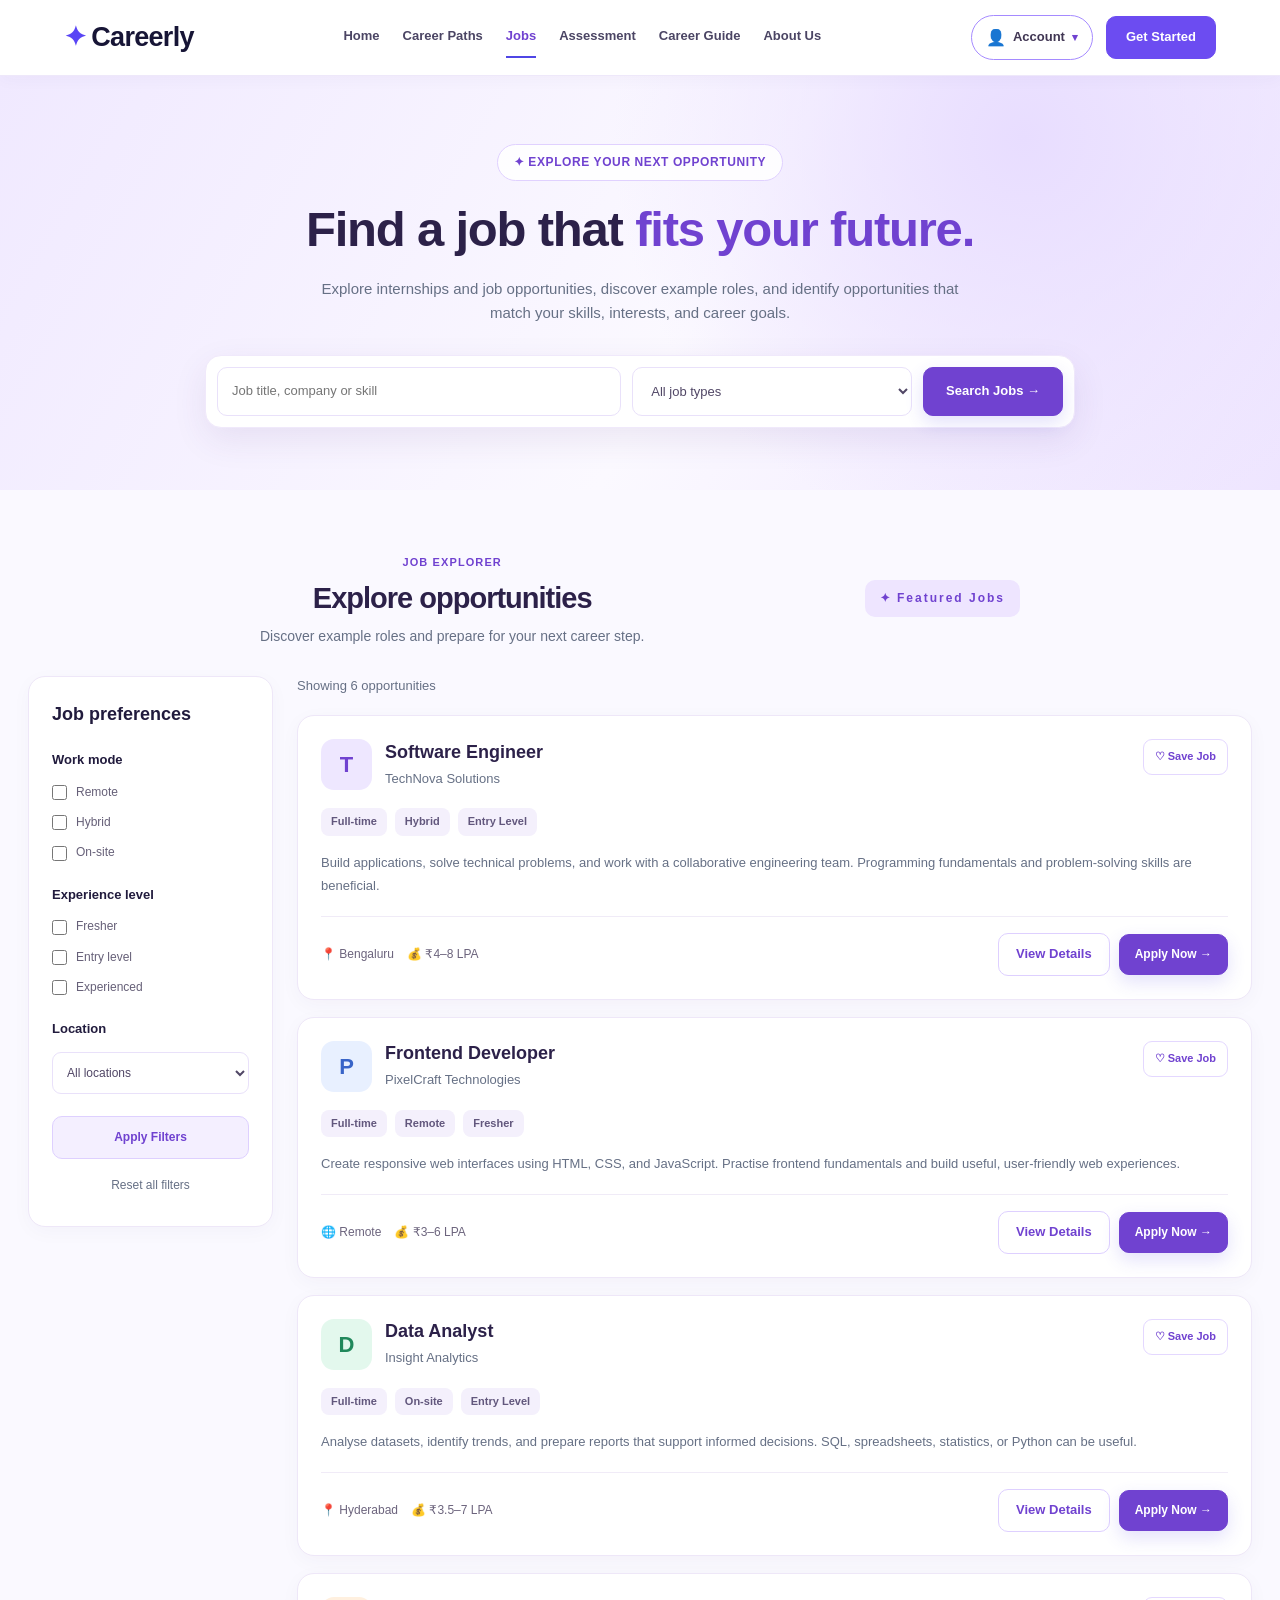
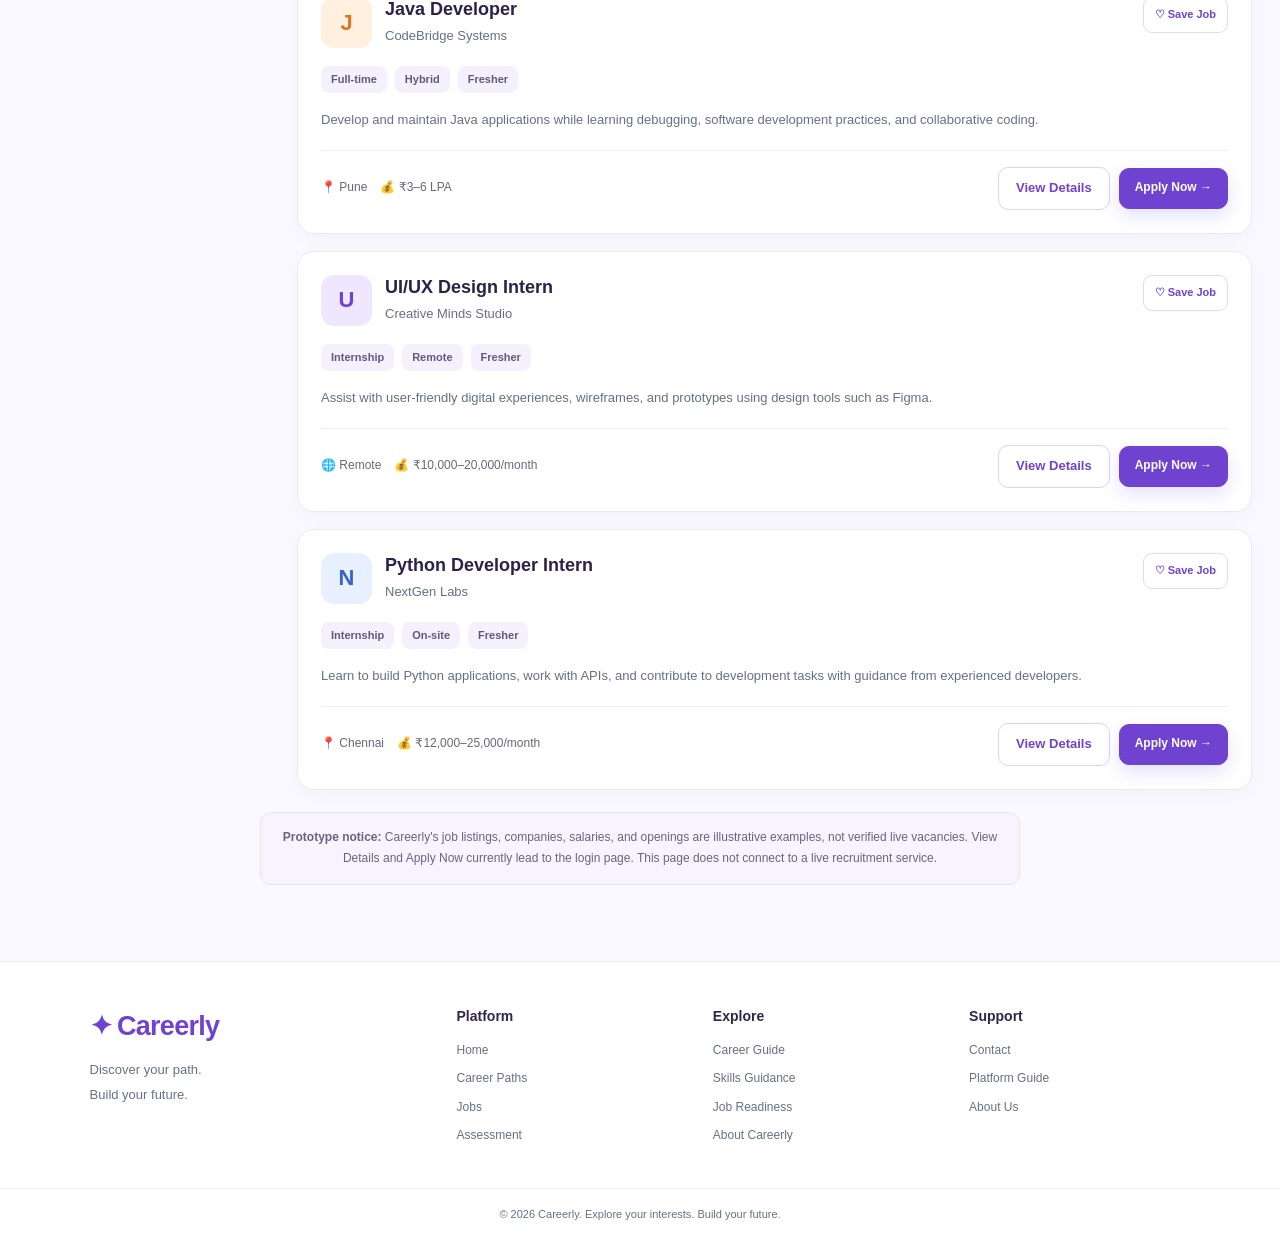
<file: jobs.html>
<!DOCTYPE html>
<html lang="en">
<head>
    <meta charset="UTF-8">
    <meta name="viewport" content="width=device-width, initial-scale=1.0">
    <meta name="description" content="Explore job opportunities, internships, and career options with Careerly.">
    <title>Careerly | Find Jobs</title>
    <link rel="stylesheet" href="style.css">

    <style>
        .jobs-page {
            --purple: #7042d0;
            --purple-dark: #5931b6;
            --lavender: #f2edff;
            --border: #e9e1fa;
            --muted: #667085;
            --dark: #211b3d;
            margin: 0;
            background: #faf9ff;
            color: var(--dark);
            font-family: Arial, Helvetica, sans-serif;
            line-height: 1.6;
        }

        .jobs-page *,
        .jobs-page *::before,
        .jobs-page *::after {
            box-sizing: border-box;
        }

        .jobs-page a {
            text-decoration: none;
        }

        .jobs-page button,
        .jobs-page input,
        .jobs-page select {
            font: inherit;
        }

        .jobs-page button,
        .jobs-page a {
            -webkit-tap-highlight-color: transparent;
        }

        /* NAVIGATION */

        .jobs-page .navbar {
            width: 100%;
            min-height: 76px;
            padding: 14px 5%;
            display: flex;
            align-items: center;
            justify-content: space-between;
            gap: 22px;
            background: #fff;
            border-bottom: 1px solid #eee8fa;
            position: relative;
            z-index: 100;
        }

        .jobs-page .navbar > .logo,
        .jobs-page .footer-brand .logo {
            display: inline-flex;
            align-items: center;
            gap: 5px;
            color: var(--purple);
            font-size: 27px;
            font-weight: 800;
            white-space: nowrap;
        }

        .jobs-page .logo span {
            color: var(--purple);
        }

        .jobs-page .main-nav {
            display: flex;
            align-items: center;
            justify-content: center;
            flex-wrap: wrap;
            gap: 23px;
        }

        .jobs-page .main-nav > a {
            color: #4b4564;
            font-size: 13px;
            font-weight: 600;
            transition: color .2s ease;
        }

        .jobs-page .main-nav > a:hover,
        .jobs-page .main-nav > a.active {
            color: var(--purple);
        }

        .jobs-page .nav-actions {
            display: flex;
            align-items: center;
            justify-content: flex-end;
            gap: 13px;
            flex-shrink: 0;
        }

        /* ACCOUNT BUTTON */

       
/* ACCOUNT BUTTON — match the other pages */

.jobs-page .nav-actions .account-menu {
    position: relative;
}

.jobs-page .nav-actions .account-button {
    min-height: 42px;
    padding: 9px 14px;
    display: inline-flex;
    align-items: center;
    justify-content: center;
    gap: 7px;

    background: #7042d0;
    color: #ffffff;
    border: 1px solid #7042d0;
    border-radius: 24px;

    font-size: 13px;
    font-weight: 700;
    white-space: nowrap;
    cursor: pointer;

    transition: background 0.2s ease, border-color 0.2s ease;
}

.jobs-page .nav-actions .account-button:hover,
.jobs-page .nav-actions .account-menu:focus-within .account-button {
    background: #5931b6;
    color: #ffffff;
    border-color: #5931b6;
}

.jobs-page .account-avatar {
    font-size: 16px;
}

.jobs-page .account-arrow {
    color: #ffffff;
}


        /* GET STARTED BUTTON */
        /* Scoped to the navbar so shared page styles cannot change it. */

        .jobs-page .nav-actions > .signup-btn {
            min-height: 43px;
            padding: 0 19px;
            display: inline-flex;
            align-items: center;
            justify-content: center;
            border: 1px solid var(--purple);
            border-radius: 10px;
            background: var(--purple);
            color: #fff;
            font-size: 13px;
            font-weight: 700;
            white-space: nowrap;
            text-decoration: none;
            cursor: pointer;
            transition: background .2s ease, color .2s ease,
                        border-color .2s ease, transform .2s ease;
        }

        .jobs-page .nav-actions > .signup-btn:hover {
            background: var(--purple-dark);
            color: #fff;
            border-color: var(--purple-dark);
            transform: translateY(-1px);
        }

        /* ACCOUNT DROPDOWN */

        
/* ACCOUNT DROPDOWN — matching styling and animation */

.jobs-page .account-dropdown {
    display: block;
    position: absolute;
    top: calc(100% + 10px);
    right: 0;
    z-index: 1100;

    width: 255px;
    max-width: calc(100vw - 24px);
    padding: 10px;

    background: #ffffff;
    border: 1px solid #e9e1fa;
    border-radius: 15px;
    box-shadow: 0 16px 40px rgba(56, 35, 94, 0.16);

    opacity: 0;
    visibility: hidden;
    transform: translateY(8px);

    transition: opacity 0.2s ease,
                transform 0.2s ease,
                visibility 0.2s ease;
}

.jobs-page .account-menu:hover .account-dropdown,
.jobs-page .account-menu:focus-within .account-dropdown {
    opacity: 1;
    visibility: visible;
    transform: translateY(0);
}

.jobs-page .account-heading {
    display: flex;
    flex-direction: column;
    gap: 3px;
    padding: 12px;
    border-bottom: none;
    margin-bottom: 0;
}

.jobs-page .account-heading strong {
    color: #30264b;
    font-size: 15px;
}

.jobs-page .account-heading span {
    margin-top: 0;
    color: #827790;
    font-size: 12px;
}

.jobs-page .account-dropdown > a {
    display: block;
    padding: 10px 12px;
    border-radius: 8px;
    color: #514466;
    font-size: 13px;
    transition: color 0.2s ease, background 0.2s ease;
}

.jobs-page .account-dropdown > a:hover {
    color: #7042d0;
    background: #f2edff;
}

.jobs-page .account-divider {
    height: 1px;
    margin: 6px 4px;
    background: #e9e1fa;
}

.jobs-page .account-dropdown > a.logout-link {
    color: #c44d5c;
}

.jobs-page .account-dropdown > a.logout-link:hover {
    background: #fff0f1;
}

        /* HERO */

        .jobs-page .jobs-hero {
            padding: 68px 24px 62px;
            text-align: center;
            background:
                radial-gradient(circle at 80% 15%, #e8ddff 0, transparent 38%),
                linear-gradient(120deg, #f0e9ff, #fbf9ff 55%, #eee5ff);
        }

        .jobs-page .hero-badge {
            display: inline-block;
            margin-bottom: 19px;
            padding: 8px 16px;
            border: 1px solid #e0d1ff;
            border-radius: 30px;
            background: rgba(255,255,255,.88);
            color: var(--purple);
            font-size: 12px;
            font-weight: 800;
            letter-spacing: .6px;
        }

        .jobs-page .jobs-hero h1 {
            max-width: 850px;
            margin: 0 auto 18px;
            color: #2c2149;
            font-size: clamp(34px, 4.3vw, 49px);
            line-height: 1.2;
            letter-spacing: -1.2px;
        }

        .jobs-page .jobs-hero h1 span {
            color: var(--purple);
        }

        .jobs-page .hero-description {
            max-width: 670px;
            margin: 0 auto 30px;
            color: var(--muted);
            font-size: 15px;
        }

        /* SEARCH */

        .jobs-page .search-form {
            width: 100%;
            max-width: 870px;
            margin: 0 auto;
            padding: 11px;
            display: grid;
            grid-template-columns: minmax(0,1.3fr) minmax(0,.9fr) auto;
            align-items: stretch;
            gap: 11px;
            background: #fff;
            border: 1px solid #f0e9fb;
            border-radius: 16px;
            box-shadow: 0 12px 35px rgba(73,46,120,.09);
        }

        .jobs-page .search-form input,
        .jobs-page .search-form select {
            width: 100%;
            min-width: 0;
            min-height: 49px;
            padding: 0 14px;
            border: 1px solid var(--border);
            border-radius: 10px;
            outline: none;
            background: #fff;
            color: #514766;
            font-size: 13px;
        }

        .jobs-page .search-form input:focus,
        .jobs-page .search-form select:focus,
        .jobs-page .filter-card select:focus {
            border-color: var(--purple);
            box-shadow: 0 0 0 3px rgba(112,66,208,.1);
        }

        /* BUTTONS */

        .jobs-page .primary-btn,
        .jobs-page .secondary-btn {
            min-height: 43px;
            padding: 10px 17px;
            display: inline-flex;
            align-items: center;
            justify-content: center;
            border-radius: 10px;
            font-size: 13px;
            font-weight: 700;
            text-align: center;
            white-space: nowrap;
            cursor: pointer;
            transition: background .2s ease, color .2s ease,
                        border-color .2s ease, transform .2s ease;
        }

        .jobs-page .primary-btn {
            border: 1px solid var(--purple);
            background: var(--purple);
            color: #fff;
        }

        .jobs-page .primary-btn:hover {
            border-color: var(--purple-dark);
            background: var(--purple-dark);
            color: #fff;
            transform: translateY(-1px);
        }

        .jobs-page .secondary-btn {
            border: 1px solid #ded0ff;
            background: #fff;
            color: var(--purple);
        }

        .jobs-page .secondary-btn:hover {
            background: #f5f0ff;
            border-color: #cbb6ff;
            color: var(--purple-dark);
        }

        .jobs-page .search-form .primary-btn {
            min-height: 49px;
            padding: 0 22px;
        }

        /* JOB LISTINGS */

        .jobs-page .jobs-section {
            width: 100%;
            max-width: 1320px;
            margin: 0 auto;
            padding: 58px 28px 76px;
        }

        .jobs-page .section-heading {
            display: flex;
            align-items: center;
            justify-content: space-between;
            gap: 20px;
            margin-bottom: 27px;
        }

        .jobs-page .section-eyebrow {
            display: inline-block;
            margin-bottom: 8px;
            color: var(--purple);
            font-size: 11px;
            font-weight: 800;
            letter-spacing: 1.1px;
        }

        .jobs-page .section-heading h2 {
            margin: 0 0 7px;
            color: #2c2149;
            font-size: 29px;
            line-height: 1.3;
        }

        .jobs-page .section-heading p {
            margin: 0;
            color: var(--muted);
            font-size: 14px;
        }

        .jobs-page .featured-label {
            flex-shrink: 0;
            display: inline-flex;
            align-items: center;
            justify-content: center;
            padding: 9px 15px;
            border-radius: 10px;
            background: #eee5ff;
            color: var(--purple);
            font-size: 12px;
            font-weight: 800;
        }

        .jobs-page .jobs-layout {
            display: grid;
            grid-template-columns: 245px minmax(0,1fr);
            align-items: start;
            gap: 24px;
        }

        /* FILTERS */

        .jobs-page .filter-card {
            padding: 23px;
            background: #fff;
            border: 1px solid #eee7f8;
            border-radius: 17px;
            box-shadow: 0 5px 20px rgba(45,30,80,.03);
        }

        .jobs-page .filter-card h3 {
            margin: 0 0 21px;
            font-size: 18px;
        }

        .jobs-page .filter-group {
            margin-bottom: 22px;
        }

        .jobs-page .filter-group h4 {
            margin: 0 0 12px;
            font-size: 13px;
        }

        .jobs-page .filter-option {
            display: flex;
            align-items: center;
            gap: 9px;
            margin-bottom: 11px;
            color: #666078;
            font-size: 12px;
            cursor: pointer;
        }

        .jobs-page .filter-option input {
            width: 15px;
            height: 15px;
            accent-color: var(--purple);
            cursor: pointer;
        }

        .jobs-page .filter-card select {
            width: 100%;
            min-height: 42px;
            padding: 0 10px;
            border: 1px solid var(--border);
            border-radius: 9px;
            background: #fff;
            color: #514766;
            font-size: 12px;
            outline: none;
        }

        .jobs-page .filter-btn {
            width: 100%;
            min-height: 43px;
            padding: 10px;
            border: 1px solid #ded0ff;
            border-radius: 10px;
            background: #f4efff;
            color: var(--purple);
            font-size: 12px;
            font-weight: 800;
            cursor: pointer;
            transition: background .2s ease;
        }

        .jobs-page .filter-btn:hover {
            background: #eae0ff;
        }

        .jobs-page .reset-btn {
            width: 100%;
            margin-top: 9px;
            padding: 8px;
            border: none;
            background: transparent;
            color: var(--muted);
            font-size: 12px;
            cursor: pointer;
        }

        .jobs-page .reset-btn:hover {
            color: var(--purple);
        }

        /* JOB CARDS */

        .jobs-page .jobs-list {
            display: flex;
            flex-direction: column;
            gap: 17px;
            min-width: 0;
        }

        .jobs-page .results-count {
            margin: 0 0 1px;
            color: var(--muted);
            font-size: 13px;
        }

        .jobs-page .job-card {
            min-width: 0;
            padding: 23px;
            background: #fff;
            border: 1px solid #eee7f8;
            border-radius: 17px;
            box-shadow: 0 5px 20px rgba(45,30,80,.035);
            transition: border-color .2s ease, box-shadow .2s ease,
                        transform .2s ease;
        }

        .jobs-page .job-card:hover {
            border-color: #d8c6ff;
            box-shadow: 0 10px 28px rgba(75,48,130,.08);
            transform: translateY(-2px);
        }

        .jobs-page .job-top {
            display: flex;
            align-items: flex-start;
            justify-content: space-between;
            gap: 14px;
        }

        .jobs-page .job-company {
            display: flex;
            align-items: center;
            gap: 13px;
            min-width: 0;
        }

        .jobs-page .company-icon {
            width: 51px;
            height: 51px;
            flex-shrink: 0;
            display: flex;
            align-items: center;
            justify-content: center;
            border-radius: 13px;
            background: #eee7ff;
            color: var(--purple);
            font-size: 22px;
            font-weight: 800;
        }

        .jobs-page .company-icon.blue {
            background: #e8f0ff;
            color: #3864c8;
        }

        .jobs-page .company-icon.green {
            background: #e3f8ed;
            color: #20885b;
        }

        .jobs-page .company-icon.orange {
            background: #fff0df;
            color: #d57922;
        }

        .jobs-page .job-title {
            margin: 0 0 4px;
            color: #2c2149;
            font-size: 18px;
            line-height: 1.4;
            overflow-wrap: anywhere;
        }

        .jobs-page .company-name {
            margin: 0;
            color: var(--muted);
            font-size: 13px;
        }

        .jobs-page .save-btn {
            flex-shrink: 0;
            min-height: 36px;
            padding: 7px 11px;
            border: 1px solid #e4d8ff;
            border-radius: 9px;
            background: #fff;
            color: var(--purple);
            font-size: 11px;
            font-weight: 700;
            cursor: pointer;
        }

        .jobs-page .save-btn:hover,
        .jobs-page .save-btn.saved {
            background: #f1eaff;
            border-color: #cbb6ff;
        }

        .jobs-page .job-tags {
            display: flex;
            flex-wrap: wrap;
            gap: 8px;
            margin: 18px 0 15px;
        }

        .jobs-page .job-tag {
            display: inline-flex;
            align-items: center;
            padding: 5px 10px;
            border-radius: 8px;
            background: #f4f0fc;
            color: #62577d;
            font-size: 11px;
            font-weight: 700;
        }

        .jobs-page .job-description {
            margin: 0 0 18px;
            color: var(--muted);
            font-size: 13px;
            line-height: 1.8;
        }

        .jobs-page .job-bottom {
            padding-top: 16px;
            display: flex;
            align-items: center;
            justify-content: space-between;
            flex-wrap: wrap;
            gap: 15px;
            border-top: 1px solid #f0ebf7;
        }

        .jobs-page .job-details {
            display: flex;
            align-items: center;
            flex-wrap: wrap;
            gap: 13px;
            color: #6c647d;
            font-size: 12px;
        }

        .jobs-page .job-actions {
            display: flex;
            align-items: center;
            justify-content: flex-end;
            flex-wrap: wrap;
            gap: 9px;
        }

        .jobs-page .apply-btn {
            min-height: 41px;
            padding: 9px 15px;
            font-size: 12px;
        }

        .jobs-page .no-results {
            display: none;
            padding: 35px 20px;
            background: #fff;
            border: 1px solid var(--border);
            border-radius: 15px;
            text-align: center;
        }

        .jobs-page .no-results h3 {
            margin: 0 0 7px;
            color: #2c2149;
            font-size: 18px;
        }

        .jobs-page .no-results p {
            margin: 0;
            color: var(--muted);
            font-size: 13px;
        }

        .jobs-page .prototype-note {
            margin-top: 22px;
            padding: 14px 16px;
            border: 1px solid var(--border);
            border-radius: 11px;
            background: #f7f3ff;
            color: #6c647d;
            font-size: 12px;
            line-height: 1.8;
        }

        /* FOOTER */

        .jobs-page .site-footer {
            display: grid;
            grid-template-columns: 1.5fr 1fr 1fr 1fr;
            gap: 35px;
            padding: 43px 7%;
            background: #fff;
            border-top: 1px solid #eee7f8;
        }

        .jobs-page .footer-brand .logo {
            margin-bottom: 10px;
        }

        .jobs-page .footer-brand p {
            margin: 0;
            color: var(--muted);
            font-size: 13px;
            line-height: 1.9;
        }

        .jobs-page .footer-column {
            display: flex;
            flex-direction: column;
            align-items: flex-start;
            gap: 9px;
        }

        .jobs-page .footer-column h4 {
            margin: 0 0 5px;
            color: #30264b;
            font-size: 14px;
        }

        .jobs-page .footer-column a {
            color: var(--muted);
            font-size: 12px;
            transition: color .2s ease;
        }

        .jobs-page .footer-column a:hover {
            color: var(--purple);
        }

        .jobs-page .copyright {
            padding: 17px 20px;
            background: #fff;
            border-top: 1px solid #f0ebf7;
            color: var(--muted);
            text-align: center;
            font-size: 11px;
        }

        /* RESPONSIVE */

        @media (max-width: 1100px) {
            .jobs-page .navbar {
                flex-wrap: wrap;
                padding: 15px 4%;
            }

            .jobs-page .main-nav {
                order: 3;
                width: 100%;
                gap: 15px 22px;
            }

            .jobs-page .nav-actions {
                margin-left: auto;
            }

            .jobs-page .jobs-layout {
                grid-template-columns: 220px minmax(0,1fr);
                gap: 17px;
            }
        }

        @media (max-width: 760px) {
            .jobs-page .jobs-hero {
                padding: 48px 18px;
            }

            .jobs-page .jobs-hero h1 {
                letter-spacing: -.5px;
            }

            .jobs-page .search-form {
                grid-template-columns: 1fr 1fr;
            }

            .jobs-page .search-form .primary-btn {
                grid-column: 1 / -1;
                width: 100%;
            }

            .jobs-page .jobs-section {
                padding: 40px 18px 52px;
            }

            .jobs-page .jobs-layout {
                grid-template-columns: 1fr;
            }

            .jobs-page .filter-card {
                padding: 19px;
            }

            .jobs-page .filter-groups-layout {
                display: grid;
                grid-template-columns: 1fr 1fr;
                gap: 12px;
            }

            .jobs-page .filter-group {
                margin-bottom: 16px;
            }

            .jobs-page .section-heading h2 {
                font-size: 25px;
            }

            .jobs-page .site-footer {
                grid-template-columns: 1fr 1fr;
                gap: 30px 22px;
                padding: 35px 6%;
            }
        }

        @media (max-width: 520px) {
            .jobs-page .navbar {
                justify-content: center;
                gap: 12px;
            }

            .jobs-page .navbar > .logo {
                width: 100%;
                justify-content: center;
            }

            .jobs-page .main-nav {
                gap: 12px 17px;
            }

            .jobs-page .main-nav > a {
                font-size: 12px;
            }

            .jobs-page .nav-actions {
                margin: 0 auto;
            }

            .jobs-page .nav-actions > .signup-btn {
                min-height: 39px;
                padding: 0 15px;
            }

            .jobs-page .nav-actions .account-button {
                min-height: 39px;
            }

            .jobs-page .jobs-hero {
                padding: 42px 16px;
            }

            .jobs-page .jobs-hero h1 {
                font-size: 34px;
            }

            .jobs-page .hero-description {
                font-size: 13px;
            }

            .jobs-page .search-form {
                grid-template-columns: 1fr;
                padding: 10px;
            }

            .jobs-page .search-form .primary-btn {
                grid-column: auto;
            }

            .jobs-page .section-heading {
                align-items: flex-start;
                flex-direction: column;
                gap: 12px;
            }

            .jobs-page .job-card {
                padding: 17px;
            }

            .jobs-page .job-title {
                font-size: 16px;
            }

            .jobs-page .company-icon {
                width: 44px;
                height: 44px;
            }

            .jobs-page .job-company {
                gap: 9px;
            }

            .jobs-page .job-top {
                gap: 7px;
            }

            .jobs-page .save-btn {
                padding: 6px 8px;
                font-size: 10px;
            }

            .jobs-page .job-bottom {
                align-items: stretch;
            }

            .jobs-page .job-actions {
                display: grid;
                grid-template-columns: 1fr 1fr;
                width: 100%;
            }

            .jobs-page .job-actions a {
                min-width: 0;
                padding: 9px 7px;
                white-space: normal;
            }

            .jobs-page .filter-groups-layout {
                grid-template-columns: 1fr;
                gap: 0;
            }

            .jobs-page .site-footer {
                grid-template-columns: 1fr 1fr;
                gap: 27px 15px;
            }
        }

        @media (max-width: 360px) {
            .jobs-page .main-nav {
                gap: 10px 13px;
            }

            .jobs-page .main-nav > a {
                font-size: 11px;
            }

            .jobs-page .job-top {
                flex-wrap: wrap;
            }

            .jobs-page .save-btn {
                margin-left: 53px;
            }

            .jobs-page .job-actions {
                grid-template-columns: 1fr;
            }
        }

        @media (prefers-reduced-motion: reduce) {
            .jobs-page *,
            .jobs-page *::before,
            .jobs-page *::after {
                scroll-behavior: auto !important;
                transition-duration: .01ms !important;
            }
        }
        
/* Match the Jobs navbar with the Home navbar */

/* Logo */
.jobs-page .navbar > .logo {
    color: #171536 !important;
    font-size: 27px;
    font-weight: 800;
    text-decoration: none;
}

.jobs-page .navbar > .logo span {
    color: #5945f5 !important;
}

/* Account button: white background with purple outline */
.jobs-page .navbar .nav-actions .account-button {
    background: #ffffff !important;
    color: #403653 !important;
    border: 1px solid #a58aff !important;
    border-radius: 24px;
}

.jobs-page .navbar .nav-actions .account-avatar,
.jobs-page .navbar .nav-actions .account-arrow {
    color: #7042d0 !important;
}

.jobs-page .navbar .nav-actions .account-button:hover,
.jobs-page .navbar .nav-actions .account-menu:focus-within .account-button {
    background: #f5f1ff !important;
    border-color: #7042d0 !important;
    color: #403653 !important;
}

/* Get Started button */
.jobs-page .navbar .nav-actions > .signup-btn {
    background: #6c4cf1 !important;
    color: #ffffff !important;
    border: 1px solid #6c4cf1 !important;
    border-radius: 10px;
}

.jobs-page .navbar .nav-actions > .signup-btn:hover {
    background: #5838d8 !important;
    border-color: #5838d8 !important;
    color: #ffffff !important;
}

    </style>
</head>

<body class="jobs-page">

<header class="navbar">
    <a href="index.html" class="logo"><span>✦</span> Careerly</a>

    <nav class="main-nav" aria-label="Main navigation">
        <a href="index.html">Home</a>
        <a href="carrers.html">Career Paths</a>
        <a href="jobs.html" class="active" aria-current="page">Jobs</a>
        <a href="assessment.html">Assessment</a>
        <a href="index.html#career-roadmap">Career Guide</a>
        <a href="index.html#about">About Us</a>
    </nav>

    <div class="nav-actions">
        <div class="account-menu">
            <button class="account-button" type="button"
                    aria-label="Open account menu"
                    aria-expanded="false">
                <span class="account-avatar">👤</span>
                <span>Account</span>
                <span class="account-arrow">▾</span>
            </button>

            <div class="account-dropdown">
                <div class="account-heading">
                    <strong>Your Account</strong>
                    <span>Manage your career profile</span>
                </div>
                <a href="index.html#profile">👤 My Profile</a>
                <a href="index.html#account-details">🪪 Account Details</a>
                <a href="index.html#resume">📄 My Resume</a>
                <a href="index.html#saved-jobs">🔖 Saved Jobs</a>
                <a href="index.html#notifications">🔔 Notifications</a>
                <a href="index.html#settings">⚙️ Settings</a>
                <a href="index.html#privacy">🔒 Privacy &amp; Security</a>
                <div class="account-divider"></div>
                <a href="login.html" class="logout-link">↪ Log out</a>
            </div>
        </div>

        <a href="carrers.html" class="signup-btn">Get Started</a>
    </div>
</header>

<main>
    <section class="jobs-hero">
        <span class="hero-badge">✦ EXPLORE YOUR NEXT OPPORTUNITY</span>
        <h1>Find a job that <span>fits your future.</span></h1>
        <p class="hero-description">
            Explore internships and job opportunities, discover example
            roles, and identify opportunities that match your skills,
            interests, and career goals.
        </p>

        <form class="search-form" id="jobSearchForm">
            <input type="search" id="jobSearch"
                   placeholder="Job title, company or skill"
                   aria-label="Search by job title, company or skill">

            <select id="jobType" aria-label="Select job type">
                <option value="">All job types</option>
                <option value="Full-time">Full-time</option>
                <option value="Internship">Internship</option>
                <option value="Part-time">Part-time</option>
            </select>

            <button type="submit" class="primary-btn">Search Jobs →</button>
        </form>
    </section>

    <section class="jobs-section" id="job-listings">
        <div class="section-heading">
            <div>
                <span class="section-eyebrow">JOB EXPLORER</span>
                <h2>Explore opportunities</h2>
                <p>Discover example roles and prepare for your next career step.</p>
            </div>
            <span class="featured-label">✦ Featured Jobs</span>
        </div>

        <div class="jobs-layout">
            <aside class="filter-card" aria-label="Job filters">
                <h3>Job preferences</h3>

                <div class="filter-groups-layout">
                    <div class="filter-group">
                        <h4>Work mode</h4>
                        <label class="filter-option">
                            <input type="checkbox" class="work-filter" value="Remote">
                            Remote
                        </label>
                        <label class="filter-option">
                            <input type="checkbox" class="work-filter" value="Hybrid">
                            Hybrid
                        </label>
                        <label class="filter-option">
                            <input type="checkbox" class="work-filter" value="On-site">
                            On-site
                        </label>
                    </div>

                    <div class="filter-group">
                        <h4>Experience level</h4>
                        <label class="filter-option">
                            <input type="checkbox" class="experience-filter" value="Fresher">
                            Fresher
                        </label>
                        <label class="filter-option">
                            <input type="checkbox" class="experience-filter" value="Entry Level">
                            Entry level
                        </label>
                        <label class="filter-option">
                            <input type="checkbox" class="experience-filter" value="Experienced">
                            Experienced
                        </label>
                    </div>
                </div>

                <div class="filter-group">
                    <h4>Location</h4>
                    <select id="locationFilter" aria-label="Filter by location">
                        <option value="">All locations</option>
                        <option value="Bengaluru">Bengaluru</option>
                        <option value="Hyderabad">Hyderabad</option>
                        <option value="Pune">Pune</option>
                        <option value="Chennai">Chennai</option>
                        <option value="Remote">Remote</option>
                    </select>
                </div>

                <button type="button" class="filter-btn" id="applyFilters">
                    Apply Filters
                </button>
                <button type="button" class="reset-btn" id="resetFilters">
                    Reset all filters
                </button>
            </aside>

            <div class="jobs-list" aria-label="Job results">
                <p class="results-count" id="resultsCount" aria-live="polite">
                    Showing 6 opportunities
                </p>

                <article class="job-card"
                    data-title="software engineer"
                    data-company="technova solutions"
                    data-skills="javascript java python programming problem solving"
                    data-type="Full-time" data-work="Hybrid"
                    data-experience="Entry Level" data-location="Bengaluru">
                    <div class="job-top">
                        <div class="job-company">
                            <div class="company-icon">T</div>
                            <div>
                                <h3 class="job-title">Software Engineer</h3>
                                <p class="company-name">TechNova Solutions</p>
                            </div>
                        </div>
                        <button type="button" class="save-btn"
                            aria-label="Save Software Engineer job"
                            aria-pressed="false">♡ Save Job</button>
                    </div>
                    <div class="job-tags">
                        <span class="job-tag">Full-time</span>
                        <span class="job-tag">Hybrid</span>
                        <span class="job-tag">Entry Level</span>
                    </div>
                    <p class="job-description">
                        Build applications, solve technical problems, and
                        work with a collaborative engineering team.
                        Programming fundamentals and problem-solving skills
                        are beneficial.
                    </p>
                    <div class="job-bottom">
                        <div class="job-details">
                            <span>📍 Bengaluru</span><span>💰 ₹4–8 LPA</span>
                        </div>
                        <div class="job-actions">
                            <a href="login.html" class="secondary-btn">View Details</a>
                            <a href="login.html" class="primary-btn apply-btn">Apply Now →</a>
                        </div>
                    </div>
                </article>

                <article class="job-card"
                    data-title="frontend developer"
                    data-company="pixelcraft technologies"
                    data-skills="html css javascript react ui web development"
                    data-type="Full-time" data-work="Remote"
                    data-experience="Fresher" data-location="Remote">
                    <div class="job-top">
                        <div class="job-company">
                            <div class="company-icon blue">P</div>
                            <div>
                                <h3 class="job-title">Frontend Developer</h3>
                                <p class="company-name">PixelCraft Technologies</p>
                            </div>
                        </div>
                        <button type="button" class="save-btn"
                            aria-label="Save Frontend Developer job"
                            aria-pressed="false">♡ Save Job</button>
                    </div>
                    <div class="job-tags">
                        <span class="job-tag">Full-time</span>
                        <span class="job-tag">Remote</span>
                        <span class="job-tag">Fresher</span>
                    </div>
                    <p class="job-description">
                        Create responsive web interfaces using HTML, CSS,
                        and JavaScript. Practise frontend fundamentals and
                        build useful, user-friendly web experiences.
                    </p>
                    <div class="job-bottom">
                        <div class="job-details">
                            <span>🌐 Remote</span><span>💰 ₹3–6 LPA</span>
                        </div>
                        <div class="job-actions">
                            <a href="login.html" class="secondary-btn">View Details</a>
                            <a href="login.html" class="primary-btn apply-btn">Apply Now →</a>
                        </div>
                    </div>
                </article>

                <article class="job-card"
                    data-title="data analyst"
                    data-company="insight analytics"
                    data-skills="sql python excel data analytics statistics"
                    data-type="Full-time" data-work="On-site"
                    data-experience="Entry Level" data-location="Hyderabad">
                    <div class="job-top">
                        <div class="job-company">
                            <div class="company-icon green">D</div>
                            <div>
                                <h3 class="job-title">Data Analyst</h3>
                                <p class="company-name">Insight Analytics</p>
                            </div>
                        </div>
                        <button type="button" class="save-btn"
                            aria-label="Save Data Analyst job"
                            aria-pressed="false">♡ Save Job</button>
                    </div>
                    <div class="job-tags">
                        <span class="job-tag">Full-time</span>
                        <span class="job-tag">On-site</span>
                        <span class="job-tag">Entry Level</span>
                    </div>
                    <p class="job-description">
                        Analyse datasets, identify trends, and prepare
                        reports that support informed decisions. SQL,
                        spreadsheets, statistics, or Python can be useful.
                    </p>
                    <div class="job-bottom">
                        <div class="job-details">
                            <span>📍 Hyderabad</span><span>💰 ₹3.5–7 LPA</span>
                        </div>
                        <div class="job-actions">
                            <a href="login.html" class="secondary-btn">View Details</a>
                            <a href="login.html" class="primary-btn apply-btn">Apply Now →</a>
                        </div>
                    </div>
                </article>

                <article class="job-card"
                    data-title="java developer"
                    data-company="codebridge systems"
                    data-skills="java spring sql programming backend"
                    data-type="Full-time" data-work="Hybrid"
                    data-experience="Fresher" data-location="Pune">
                    <div class="job-top">
                        <div class="job-company">
                            <div class="company-icon orange">J</div>
                            <div>
                                <h3 class="job-title">Java Developer</h3>
                                <p class="company-name">CodeBridge Systems</p>
                            </div>
                        </div>
                        <button type="button" class="save-btn"
                            aria-label="Save Java Developer job"
                            aria-pressed="false">♡ Save Job</button>
                    </div>
                    <div class="job-tags">
                        <span class="job-tag">Full-time</span>
                        <span class="job-tag">Hybrid</span>
                        <span class="job-tag">Fresher</span>
                    </div>
                    <p class="job-description">
                        Develop and maintain Java applications while
                        learning debugging, software development practices,
                        and collaborative coding.
                    </p>
                    <div class="job-bottom">
                        <div class="job-details">
                            <span>📍 Pune</span><span>💰 ₹3–6 LPA</span>
                        </div>
                        <div class="job-actions">
                            <a href="login.html" class="secondary-btn">View Details</a>
                            <a href="login.html" class="primary-btn apply-btn">Apply Now →</a>
                        </div>
                    </div>
                </article>

                <article class="job-card"
                    data-title="ui ux design intern"
                    data-company="creative minds studio"
                    data-skills="figma ui ux design prototyping wireframes"
                    data-type="Internship" data-work="Remote"
                    data-experience="Fresher" data-location="Remote">
                    <div class="job-top">
                        <div class="job-company">
                            <div class="company-icon">U</div>
                            <div>
                                <h3 class="job-title">UI/UX Design Intern</h3>
                                <p class="company-name">Creative Minds Studio</p>
                            </div>
                        </div>
                        <button type="button" class="save-btn"
                            aria-label="Save UI/UX Design Intern job"
                            aria-pressed="false">♡ Save Job</button>
                    </div>
                    <div class="job-tags">
                        <span class="job-tag">Internship</span>
                        <span class="job-tag">Remote</span>
                        <span class="job-tag">Fresher</span>
                    </div>
                    <p class="job-description">
                        Assist with user-friendly digital experiences,
                        wireframes, and prototypes using design tools
                        such as Figma.
                    </p>
                    <div class="job-bottom">
                        <div class="job-details">
                            <span>🌐 Remote</span><span>💰 ₹10,000–20,000/month</span>
                        </div>
                        <div class="job-actions">
                            <a href="login.html" class="secondary-btn">View Details</a>
                            <a href="login.html" class="primary-btn apply-btn">Apply Now →</a>
                        </div>
                    </div>
                </article>

                <article class="job-card"
                    data-title="python developer intern"
                    data-company="nextgen labs"
                    data-skills="python django sql api programming"
                    data-type="Internship" data-work="On-site"
                    data-experience="Fresher" data-location="Chennai">
                    <div class="job-top">
                        <div class="job-company">
                            <div class="company-icon blue">N</div>
                            <div>
                                <h3 class="job-title">Python Developer Intern</h3>
                                <p class="company-name">NextGen Labs</p>
                            </div>
                        </div>
                        <button type="button" class="save-btn"
                            aria-label="Save Python Developer Intern job"
                            aria-pressed="false">♡ Save Job</button>
                    </div>
                    <div class="job-tags">
                        <span class="job-tag">Internship</span>
                        <span class="job-tag">On-site</span>
                        <span class="job-tag">Fresher</span>
                    </div>
                    <p class="job-description">
                        Learn to build Python applications, work with APIs,
                        and contribute to development tasks with guidance
                        from experienced developers.
                    </p>
                    <div class="job-bottom">
                        <div class="job-details">
                            <span>📍 Chennai</span><span>💰 ₹12,000–25,000/month</span>
                        </div>
                        <div class="job-actions">
                            <a href="login.html" class="secondary-btn">View Details</a>
                            <a href="login.html" class="primary-btn apply-btn">Apply Now →</a>
                        </div>
                    </div>
                </article>

                <div class="no-results" id="noResults">
                    <h3>No matching jobs found</h3>
                    <p>Try another keyword or change your filters.</p>
                </div>
            </div>
        </div>

        <p class="prototype-note">
            <strong>Prototype notice:</strong> Careerly's job listings,
            companies, salaries, and openings are illustrative examples,
            not verified live vacancies. View Details and Apply Now currently
            lead to the login page. This page does not connect to a live
            recruitment service.
        </p>
    </section>
</main>

<footer class="site-footer">
    <div class="footer-brand">
        <a href="index.html" class="logo"><span>✦</span> Careerly</a>
        <p>Discover your path.<br>Build your future.</p>
    </div>

    <div class="footer-column">
        <h4>Platform</h4>
        <a href="index.html">Home</a>
        <a href="carrers.html">Career Paths</a>
        <a href="jobs.html">Jobs</a>
        <a href="assessment.html">Assessment</a>
    </div>

    <div class="footer-column">
        <h4>Explore</h4>
        <a href="index.html#career-roadmap">Career Guide</a>
        <a href="index.html#skills-guide">Skills Guidance</a>
        <a href="index.html#job-ready">Job Readiness</a>
        <a href="index.html#about">About Careerly</a>
    </div>

    <div class="footer-column">
        <h4>Support</h4>
        <a href="mailto:careerly@example.com">Contact</a>
        <a href="index.html#resources">Platform Guide</a>
        <a href="index.html#about">About Us</a>
    </div>
</footer>

<div class="copyright">
    © 2026 Careerly. Explore your interests. Build your future.
</div>

<script>
    const searchForm = document.getElementById("jobSearchForm");
    const searchInput = document.getElementById("jobSearch");
    const jobTypeSelect = document.getElementById("jobType");
    const locationFilter = document.getElementById("locationFilter");
    const applyFiltersButton = document.getElementById("applyFilters");
    const resetFiltersButton = document.getElementById("resetFilters");
    const jobCards = Array.from(document.querySelectorAll(".job-card"));
    const resultsCount = document.getElementById("resultsCount");
    const noResults = document.getElementById("noResults");

    function filterJobs() {
        const keyword = searchInput.value.trim().toLowerCase();
        const selectedType = jobTypeSelect.value;
        const selectedLocation = locationFilter.value;

        const selectedWorkModes = Array.from(
            document.querySelectorAll(".work-filter:checked")
        ).map(input => input.value);

        const selectedExperience = Array.from(
            document.querySelectorAll(".experience-filter:checked")
        ).map(input => input.value);

        let visibleCount = 0;

        jobCards.forEach(card => {
            const searchableText = [
                card.dataset.title,
                card.dataset.company,
                card.dataset.skills,
                card.dataset.location,
                card.dataset.work,
                card.dataset.experience,
                card.dataset.type
            ].join(" ").toLowerCase();

            const matchesKeyword =
                !keyword || searchableText.includes(keyword);

            const matchesType =
                !selectedType || card.dataset.type === selectedType;

            const matchesLocation =
                !selectedLocation ||
                card.dataset.location === selectedLocation;

            const matchesWork =
                selectedWorkModes.length === 0 ||
                selectedWorkModes.includes(card.dataset.work);

            const matchesExperience =
                selectedExperience.length === 0 ||
                selectedExperience.includes(card.dataset.experience);

            const isVisible =
                matchesKeyword &&
                matchesType &&
                matchesLocation &&
                matchesWork &&
                matchesExperience;

            card.hidden = !isVisible;

            if (isVisible) visibleCount++;
        });

        resultsCount.textContent =
            `Showing ${visibleCount} ${
                visibleCount === 1 ? "opportunity" : "opportunities"
            }`;

        noResults.style.display = visibleCount === 0 ? "block" : "none";
    }

    searchForm.addEventListener("submit", event => {
        event.preventDefault();
        filterJobs();

        document.getElementById("job-listings").scrollIntoView({
            behavior: "smooth",
            block: "start"
        });
    });

    applyFiltersButton.addEventListener("click", filterJobs);
    searchInput.addEventListener("input", filterJobs);
    jobTypeSelect.addEventListener("change", filterJobs);
    locationFilter.addEventListener("change", filterJobs);

    document.querySelectorAll(".work-filter, .experience-filter")
        .forEach(input => input.addEventListener("change", filterJobs));

    resetFiltersButton.addEventListener("click", () => {
        searchInput.value = "";
        jobTypeSelect.value = "";
        locationFilter.value = "";

        document.querySelectorAll(".work-filter, .experience-filter")
            .forEach(input => input.checked = false);

        filterJobs();
    });

    document.querySelectorAll(".save-btn").forEach(button => {
        button.addEventListener("click", () => {
            const isSaved = button.getAttribute("aria-pressed") === "true";

            button.setAttribute("aria-pressed", String(!isSaved));
            button.classList.toggle("saved", !isSaved);
            button.textContent = isSaved ? "♡ Save Job" : "♥ Saved";
        });
    });

    // Keep the account button's expanded state accurate for keyboard users.
    const accountMenu = document.querySelector(".account-menu");
    const accountButton = document.querySelector(".account-button");

    if (accountMenu && accountButton) {
        accountMenu.addEventListener("mouseenter", () => {
            accountButton.setAttribute("aria-expanded", "true");
        });

        accountMenu.addEventListener("mouseleave", () => {
            accountButton.setAttribute("aria-expanded", "false");
        });

        accountButton.addEventListener("click", () => {
            const expanded =
                accountButton.getAttribute("aria-expanded") === "true";

            accountButton.setAttribute("aria-expanded", String(!expanded));
        });
    }

    filterJobs();
</script>

</body>
</html>
</file>
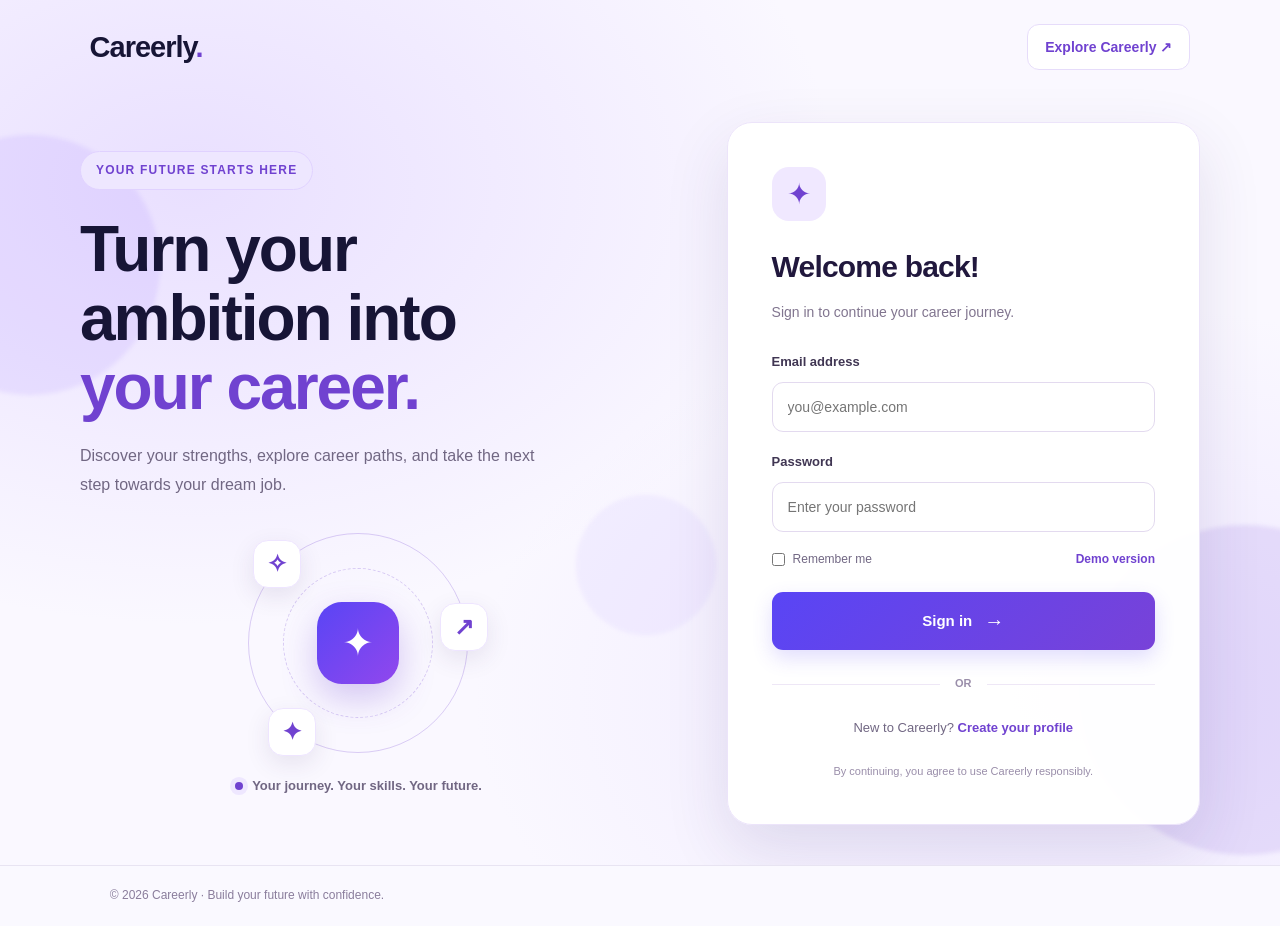
<file: login.html>
<!DOCTYPE html>
<html lang="en">
<head>
    <meta charset="UTF-8">
    <meta name="viewport" content="width=device-width, initial-scale=1.0">
    <title>Login | Careerly</title>
    <link rel="stylesheet" href="style.css">
</head>
<body class="login-page">

    <div class="login-orb orb-one"></div>
    <div class="login-orb orb-two"></div>
    <div class="login-orb orb-three"></div>

    <header class="login-header">
        <a href="login.html" class="login-logo">Careerly<span>.</span></a>
        <a href="index.html" class="login-home-link">Explore Careerly ↗</a>
    </header>

    <main class="login-container">
        <section class="login-visual">
            <span class="login-tag">YOUR FUTURE STARTS HERE</span>

            <h1>Turn your<br>ambition into<br><span>your career.</span></h1>

            <p>
                Discover your strengths, explore career paths,
                and take the next step towards your dream job.
            </p>

            <div class="career-animation">
                <div class="orbit orbit-large"></div>
                <div class="orbit orbit-small"></div>
                <div class="career-center">✦</div>
                <div class="floating-icon icon-one">✧</div>
                <div class="floating-icon icon-two">↗</div>
                <div class="floating-icon icon-three">✦</div>
            </div>

            <div class="login-caption">
                <span class="caption-dot"></span>
                Your journey. Your skills. Your future.
            </div>
        </section>

        <section class="login-card">
            <div class="login-card-icon">✦</div>

            <h2>Welcome back!</h2>
            <p class="login-subtitle">Sign in to continue your career journey.</p>

            <form action="index.html" method="get">
                <label for="email">Email address</label>
                <input
                    type="email"
                    id="email"
                    name="email"
                    placeholder="you@example.com"
                    autocomplete="email"
                    required
                >

                <label for="password">Password</label>
                <input
                    type="password"
                    id="password"
                    name="password"
                    placeholder="Enter your password"
                    autocomplete="current-password"
                    required
                >

                <div class="login-options">
                    <label class="remember-label">
                        <input type="checkbox" name="remember">
                        Remember me
                    </label>
                    <span class="forgot-password">Demo version</span>
                </div>

                <button type="submit" class="login-button">
                    Sign in <span>→</span>
                </button>
            </form>

            <div class="login-divider"><span>OR</span></div>

            <p class="signup-text">
                New to Careerly?
                <a href="index.html#profile">Create your profile</a>
            </p>

            <p class="login-terms">
                By continuing, you agree to use Careerly responsibly.
            </p>
        </section>
    </main>

    <footer class="login-footer">
        © 2026 Careerly · Build your future with confidence.
    </footer>

</body>
</html>
</file>
<file: style.css>
/* =========================================
   CAREERLY - COMPLETE SHARED STYLESHEET
   HTML + CSS ONLY
========================================= */

/* RESET */
* {
    margin: 0;
    padding: 0;
    box-sizing: border-box;
}

:root {
    --primary: #4f46e5;
    --primary-dark: #4338ca;
    --purple: #8051d4;
    --lavender: #f4f0ff;
    --lavender-light: #faf9ff;
    --text: #171638;
    --muted: #64748b;
    --border: #e8e4f2;
    --white: #ffffff;
    --radius: 16px;
    --shadow: 0 12px 32px rgba(50, 35, 100, 0.08);
}

html {
    scroll-behavior: smooth;
    scroll-padding-top: 100px;
}

body {
    font-family: Arial, Helvetica, sans-serif;
    color: var(--text);
    background: var(--white);
    line-height: 1.6;
    -webkit-font-smoothing: antialiased;
}

a {
    color: inherit;
    text-decoration: none;
}

button,
input,
textarea,
select {
    font: inherit;
}

button,
a {
    -webkit-tap-highlight-color: transparent;
}

button {
    cursor: pointer;
}

img {
    max-width: 100%;
    display: block;
}

p {
    color: var(--muted);
}

:focus-visible {
    outline: 3px solid #a78bfa;
    outline-offset: 3px;
}

/* =========================================
   SHARED NAVBAR
========================================= */

.navbar {
    width: 100%;
    min-height: 76px;
    padding: 14px 5%;
    display: flex;
    align-items: center;
    justify-content: space-between;
    gap: 24px;
    position: sticky;
    top: 0;
    z-index: 1000;
    background: rgba(255, 255, 255, 0.97);
    border-bottom: 1px solid var(--border);
    box-shadow: 0 3px 16px rgba(64, 45, 120, 0.035);
    backdrop-filter: blur(12px);
}

.navbar > .logo,
.logo {
    flex-shrink: 0;
    color: var(--text);
    font-size: 25px;
    font-weight: 800;
    letter-spacing: -0.7px;
    white-space: nowrap;
}

.logo span {
    color: var(--primary);
}

.navbar > .main-nav {
    display: flex;
    align-items: center;
    justify-content: center;
    flex: 1 1 auto;
    min-width: 0;
    gap: clamp(12px, 1.5vw, 23px);
}

.main-nav a {
    display: inline-flex;
    align-items: center;
    padding: 9px 0;
    color: var(--muted);
    font-size: 13px;
    font-weight: 600;
    white-space: nowrap;
    border-bottom: 2px solid transparent;
    transition: color 0.2s ease, border-color 0.2s ease;
}

.main-nav a:hover,
.main-nav a.active {
    color: var(--primary);
    border-bottom-color: var(--primary);
}

.nav-actions {
    display: flex;
    align-items: center;
    justify-content: flex-end;
    gap: 10px;
    flex: 0 0 auto;
    margin-left: auto;
}

.signup-btn,
.login-btn {
    display: inline-flex;
    align-items: center;
    justify-content: center;
    min-height: 42px;
    padding: 10px 16px;
    border-radius: 10px;
    font-size: 13px;
    font-weight: 700;
    white-space: nowrap;
    transition: background 0.2s ease, color 0.2s ease,
                transform 0.2s ease, box-shadow 0.2s ease;
}

.signup-btn {
    color: var(--white);
    background: var(--primary);
    border: 1px solid var(--primary);
}

.signup-btn:hover {
    background: var(--primary-dark);
    transform: translateY(-1px);
    box-shadow: 0 6px 16px rgba(79, 70, 229, 0.2);
}

.login-btn {
    color: var(--primary);
    background: var(--white);
    border: 1px solid var(--border);
}

.login-btn:hover {
    background: var(--lavender);
    border-color: #c7d2fe;
}

/* ACCOUNT DROPDOWN */

.account-menu {
    position: relative;
    flex-shrink: 0;
}

.account-button {
    display: inline-flex;
    align-items: center;
    justify-content: center;
    gap: 7px;
    min-height: 42px;
    padding: 9px 14px;
    color: var(--white);
    background: var(--purple);
    border: 1px solid var(--purple);
    border-radius: 24px;
    font-size: 13px;
    font-weight: 700;
    white-space: nowrap;
    transition: background 0.2s ease;
}

.account-button:hover {
    background: #6d40bd;
}

.account-avatar {
    font-size: 16px;
}

.account-arrow {
    font-size: 11px;
}

.account-dropdown {
    position: absolute;
    top: calc(100% + 10px);
    right: 0;
    z-index: 1100;
    width: 255px;
    max-width: calc(100vw - 24px);
    padding: 10px;
    background: var(--white);
    border: 1px solid var(--border);
    border-radius: 15px;
    box-shadow: 0 16px 40px rgba(56, 35, 94, 0.16);
    opacity: 0;
    visibility: hidden;
    transform: translateY(8px);
    transition: opacity 0.2s ease, transform 0.2s ease,
                visibility 0.2s ease;
}

.account-menu:hover .account-dropdown,
.account-menu:focus-within .account-dropdown {
    opacity: 1;
    visibility: visible;
    transform: translateY(0);
}

.account-heading {
    display: flex;
    flex-direction: column;
    gap: 3px;
    padding: 12px;
}

.account-heading strong {
    color: var(--text);
    font-size: 15px;
}

.account-heading span {
    color: #827790;
    font-size: 12px;
}

.account-dropdown a {
    display: block;
    padding: 10px 12px;
    border-radius: 8px;
    color: #514466;
    font-size: 13px;
    transition: color 0.2s ease, background 0.2s ease;
}

.account-dropdown a:hover {
    color: var(--purple);
    background: var(--lavender);
}

.account-divider {
    height: 1px;
    margin: 6px 4px;
    background: var(--border);
}

.account-dropdown a.logout-link {
    color: #c44d5c;
}

.account-dropdown a.logout-link:hover {
    background: #fff0f1;
}

/* =========================================
   SHARED SECTION HEADINGS
========================================= */

.section-heading {
    max-width: 760px;
    margin: 0 auto 42px;
    text-align: center;
}

.section-heading > span,
.section-eyebrow {
    display: inline-block;
    color: var(--primary);
    font-size: 11px;
    font-weight: 800;
    letter-spacing: 2px;
}

.section-heading h2,
.careers-section > h2 {
    margin-top: 10px;
    color: var(--text);
    font-size: clamp(28px, 3.4vw, 40px);
    line-height: 1.2;
    letter-spacing: -1px;
}

.section-heading p,
.section-intro {
    max-width: 650px;
    margin: 14px auto 0;
    color: var(--muted);
    font-size: 15px;
    line-height: 1.8;
}

/* =========================================
   HOMEPAGE HERO
========================================= */

.hero {
    display: grid;
    grid-template-columns: 1.05fr 0.95fr;
    align-items: center;
    gap: 60px;
    min-height: 590px;
    padding: 80px 8%;
    overflow: hidden;
    background:
        radial-gradient(ellipse at 80% 25%, rgba(196, 181, 253, 0.32), transparent 42%),
        linear-gradient(115deg, #fbfaff, #f4f2ff);
}

.hero-content {
    max-width: 620px;
}

.hero-badge,
.hero-visual .match {
    display: inline-flex;
    align-items: center;
    padding: 8px 14px;
    color: #5b21b6;
    background: #ede9fe;
    border: 1px solid #ddd6fe;
    border-radius: 30px;
    font-size: 12px;
    font-weight: 700;
}

.hero h1 {
    margin-top: 22px;
    color: var(--text);
    font-size: clamp(42px, 5.2vw, 66px);
    line-height: 1.06;
    letter-spacing: -2.7px;
}

.hero h1 span {
    display: block;
    color: var(--primary);
}

.hero-content > p {
    max-width: 550px;
    margin-top: 22px;
    font-size: 16px;
    line-height: 1.8;
}

.hero-buttons {
    display: flex;
    align-items: center;
    flex-wrap: wrap;
    gap: 13px;
    margin-top: 28px;
}

.primary-btn,
.secondary-btn {
    display: inline-flex;
    align-items: center;
    justify-content: center;
    min-height: 46px;
    padding: 12px 20px;
    border-radius: 10px;
    font-size: 14px;
    font-weight: 700;
    transition: transform 0.2s ease, background 0.2s ease,
                box-shadow 0.2s ease;
}

.primary-btn {
    color: var(--white);
    background: var(--primary);
    box-shadow: 0 7px 18px rgba(79, 70, 229, 0.16);
}

.primary-btn:hover {
    background: var(--primary-dark);
    transform: translateY(-2px);
}

.secondary-btn {
    color: var(--primary);
    background: var(--white);
    border: 1px solid #ddd6fe;
}

.secondary-btn:hover {
    background: #f5f3ff;
    transform: translateY(-2px);
}

.hero-stats {
    display: flex;
    flex-wrap: wrap;
    gap: 28px;
    margin-top: 38px;
}

.hero-stats > div {
    display: flex;
    flex-direction: column;
    gap: 3px;
}

.hero-stats strong {
    color: var(--text);
    font-size: 15px;
}

.hero-stats small {
    color: var(--muted);
    font-size: 12px;
}

/* HERO VISUAL */

.hero-visual {
    position: relative;
    display: flex;
    align-items: center;
    justify-content: center;
    min-height: 410px;
}

.glow {
    position: absolute;
    width: 320px;
    height: 320px;
    background: rgba(167, 139, 250, 0.28);
    border-radius: 50%;
    filter: blur(55px);
}

.career-card {
    position: relative;
    z-index: 2;
    width: min(100%, 370px);
    padding: 25px;
    background: rgba(255, 255, 255, 0.96);
    border: 1px solid #ebe5ff;
    border-radius: 20px;
    box-shadow: 0 25px 65px rgba(66, 45, 130, 0.15);
}

.card-top,
.progress-label {
    display: flex;
    align-items: center;
    justify-content: space-between;
    gap: 10px;
}

.profile-icon {
    display: flex;
    align-items: center;
    justify-content: center;
    width: 46px;
    height: 46px;
    background: var(--lavender);
    border-radius: 13px;
    font-size: 23px;
}

.career-card h3 {
    margin-top: 20px;
    color: var(--text);
    font-size: 21px;
}

.career-card p {
    margin-top: 8px;
    font-size: 13px;
    line-height: 1.7;
}

.skill-list,
.career-skills {
    display: flex;
    flex-wrap: wrap;
    gap: 7px;
    margin-top: 17px;
}

.skill-list span,
.career-skills span {
    padding: 6px 9px;
    color: #514466;
    background: #f4f1fc;
    border-radius: 7px;
    font-size: 10px;
    font-weight: 600;
}

.progress-area {
    margin-top: 23px;
}

.progress-label {
    color: var(--muted);
    font-size: 11px;
}

.progress-bar {
    height: 7px;
    margin-top: 9px;
    overflow: hidden;
    background: #eee9fb;
    border-radius: 20px;
}

.progress-bar div {
    width: 25%;
    height: 100%;
    background: linear-gradient(90deg, var(--primary), #a78bfa);
    border-radius: inherit;
}

.career-card-btn {
    display: block;
    margin-top: 22px;
    padding: 11px;
    text-align: center;
    color: var(--white);
    background: var(--primary);
    border-radius: 9px;
    font-size: 12px;
    font-weight: 700;
}

.career-card-btn:hover {
    background: var(--primary-dark);
}

.floating-card {
    position: absolute;
    z-index: 3;
    display: flex;
    align-items: center;
    gap: 10px;
    padding: 13px 15px;
    background: var(--white);
    border: 1px solid #eee8ff;
    border-radius: 13px;
    box-shadow: var(--shadow);
    animation: float-card 5s ease-in-out infinite;
}

.floating-card > span {
    font-size: 22px;
}

.floating-card div {
    display: flex;
    flex-direction: column;
    gap: 2px;
}

.floating-card strong {
    color: var(--text);
    font-size: 12px;
}

.floating-card small {
    color: var(--muted);
    font-size: 10px;
}

.card-one {
    top: 30px;
    left: -12px;
}

.card-two {
    right: -5px;
    bottom: 30px;
    animation-delay: -2.5s;
}

@keyframes float-card {
    0%, 100% { transform: translateY(0); }
    50% { transform: translateY(-8px); }
}

/* =========================================
   HOMEPAGE GUIDANCE SECTIONS
========================================= */

.guidance-section,
.tools-section {
    padding: 85px 8%;
}

.guidance-section:nth-of-type(even),
.tools-section {
    background: var(--lavender-light);
}

.guidance-grid {
    display: grid;
    grid-template-columns: repeat(4, minmax(0, 1fr));
    gap: 20px;
}

.guidance-card {
    padding: 25px;
    background: var(--white);
    border: 1px solid var(--border);
    border-radius: var(--radius);
    transition: transform 0.22s ease, box-shadow 0.22s ease,
                border-color 0.22s ease;
}

.guidance-card:hover,
.tool-card:hover {
    transform: translateY(-5px);
    border-color: #d7c8ff;
    box-shadow: var(--shadow);
}

.guidance-icon,
.ready-icon {
    display: flex;
    align-items: center;
    justify-content: center;
    width: 48px;
    height: 48px;
    margin-bottom: 20px;
    color: var(--primary);
    background: var(--lavender);
    border-radius: 13px;
    font-size: 17px;
    font-weight: 800;
}

.guidance-card h3,
.skill-point h3 {
    color: var(--text);
    font-size: 17px;
}

.guidance-card p,
.skill-point p {
    margin-top: 9px;
    font-size: 13px;
    line-height: 1.75;
}

/* SKILLS */

.skills-guidance {
    background: #fff;
}

.skills-guidance-layout {
    display: grid;
    grid-template-columns: 0.9fr 1.1fr;
    gap: 35px;
    align-items: stretch;
}

.skills-feature {
    padding: 38px;
    background: linear-gradient(140deg, #312e81, #6d28d9);
    border-radius: 20px;
    color: var(--white);
}

.feature-label {
    color: #ddd6fe;
    font-size: 11px;
    font-weight: 800;
    letter-spacing: 1.5px;
}

.skills-feature h3 {
    margin-top: 20px;
    color: var(--white);
    font-size: clamp(25px, 3vw, 34px);
    line-height: 1.25;
}

.skills-feature p {
    margin-top: 17px;
    color: #e9e5ff;
    font-size: 14px;
    line-height: 1.8;
}

.text-link {
    display: inline-block;
    margin-top: 24px;
    color: var(--white);
    font-size: 13px;
    font-weight: 700;
}

.text-link:hover {
    text-decoration: underline;
}

.skill-points {
    display: grid;
    gap: 14px;
}

.skill-point {
    display: flex;
    align-items: flex-start;
    gap: 15px;
    padding: 18px;
    background: #fff;
    border: 1px solid var(--border);
    border-radius: 13px;
}

.skill-point-icon {
    display: flex;
    align-items: center;
    justify-content: center;
    flex: 0 0 42px;
    height: 42px;
    color: var(--primary);
    background: var(--lavender);
    border-radius: 11px;
    font-size: 20px;
}

/* JOB READINESS */

.job-ready-section {
    background: #f8f7ff;
}

.job-ready-grid {
    grid-template-columns: repeat(3, minmax(0, 1fr));
}

/* TOOLS */

.tools-grid {
    display: grid;
    grid-template-columns: repeat(3, minmax(0, 1fr));
    gap: 20px;
}

.tool-card {
    display: flex;
    align-items: flex-start;
    gap: 17px;
    padding: 25px;
    background: var(--white);
    border: 1px solid var(--border);
    border-radius: var(--radius);
    transition: transform 0.22s ease, box-shadow 0.22s ease,
                border-color 0.22s ease;
}

.tool-icon {
    display: flex;
    align-items: center;
    justify-content: center;
    flex: 0 0 48px;
    height: 48px;
    background: var(--lavender);
    border-radius: 13px;
    font-size: 23px;
}

.tool-card h3 {
    color: var(--text);
    font-size: 17px;
}

.tool-card p {
    margin-top: 8px;
    font-size: 13px;
    line-height: 1.7;
}

.tool-card strong {
    display: inline-block;
    margin-top: 16px;
    color: var(--primary);
    font-size: 12px;
}

.prototype-note {
    max-width: 760px;
    margin: 30px auto 0;
    text-align: center;
    font-size: 12px;
    line-height: 1.8;
}

/* ABOUT */

.about-section {
    padding: 90px 8%;
    background: #fff;
}

.about-content {
    max-width: 800px;
    margin: auto;
    text-align: center;
}

.about-eyebrow {
    color: var(--primary);
    font-size: 11px;
    font-weight: 800;
    letter-spacing: 2px;
}

.about-content h2 {
    margin-top: 14px;
    font-size: clamp(28px, 4vw, 42px);
    line-height: 1.2;
    letter-spacing: -1px;
}

.about-content p {
    max-width: 700px;
    margin: 18px auto 0;
    font-size: 15px;
    line-height: 1.9;
}

/* FINAL CTA */

.cta {
    margin: 30px 8% 80px;
    padding: 65px 25px;
    text-align: center;
    color: var(--white);
    background: linear-gradient(135deg, #312e81, #6d28d9);
    border-radius: 24px;
}

.cta > div > span,
.career-cta > span {
    color: #ddd6fe;
    font-size: 11px;
    font-weight: 800;
    letter-spacing: 2px;
}

.cta h2 {
    margin-top: 12px;
    color: var(--white);
    font-size: clamp(27px, 4vw, 38px);
}

.cta p {
    max-width: 570px;
    margin: 13px auto 25px;
    color: #e5e1ff;
    font-size: 14px;
}

.cta .primary-btn {
    color: var(--primary);
    background: var(--white);
    box-shadow: none;
}

.cta .primary-btn:hover {
    background: #f4f0ff;
}

/* PROFILE FORM */

.profile-section {
    padding: 80px 20px;
    background: var(--lavender-light);
    scroll-margin-top: 90px;
}

.profile-card {
    width: min(100%, 650px);
    margin: auto;
    padding: 35px;
    background: var(--white);
    border: 1px solid var(--border);
    border-radius: 20px;
    box-shadow: var(--shadow);
}

.profile-tag {
    color: var(--primary);
    font-size: 11px;
    font-weight: 800;
    letter-spacing: 1.5px;
}

.profile-card h2 {
    margin-top: 10px;
    color: var(--text);
    font-size: 30px;
}

.profile-card > p {
    margin-top: 8px;
    font-size: 14px;
}

.profile-form {
    display: grid;
    gap: 10px;
    margin-top: 25px;
}

.profile-form label {
    margin-top: 6px;
    color: #433b59;
    font-size: 13px;
    font-weight: 700;
}

.profile-form input,
.profile-form textarea,
.profile-form select {
    width: 100%;
    padding: 12px 13px;
    color: var(--text);
    background: #fff;
    border: 1px solid #ded8eb;
    border-radius: 9px;
    outline: none;
}

.profile-form input:focus,
.profile-form textarea:focus,
.profile-form select:focus {
    border-color: var(--primary);
    box-shadow: 0 0 0 3px rgba(79, 70, 229, 0.1);
}

.profile-form textarea {
    resize: vertical;
}

.profile-form button {
    margin-top: 12px;
    padding: 13px 18px;
    color: var(--white);
    background: var(--primary);
    border: 0;
    border-radius: 9px;
    font-weight: 700;
}

.profile-form button:hover {
    background: var(--primary-dark);
}

/* =========================================
   CAREER PATHS PAGE
========================================= */

.career-hero {
    padding: 85px 8% 55px;
    text-align: center;
    background:
        radial-gradient(ellipse at 50% 0%, rgba(124, 58, 237, 0.18), transparent 48%),
        #faf9ff;
}

.career-hero h1 {
    margin-top: 20px;
    color: var(--text);
    font-size: clamp(38px, 5.5vw, 60px);
    line-height: 1.1;
    letter-spacing: -2px;
}

.career-hero h1 span {
    display: block;
    color: var(--primary);
}

.career-hero p {
    max-width: 650px;
    margin: 20px auto 0;
    font-size: 15px;
    line-height: 1.8;
}

.career-search-section {
    padding: 0 8% 65px;
    background: #faf9ff;
}

.career-search {
    display: flex;
    align-items: center;
    gap: 10px;
    max-width: 850px;
    margin: auto;
    padding: 8px 8px 8px 18px;
    background: var(--white);
    border: 1px solid var(--border);
    border-radius: 13px;
    box-shadow: 0 12px 30px rgba(15, 23, 42, 0.06);
}

.career-search > span {
    color: var(--primary);
    font-size: 23px;
}

.career-search input {
    flex: 1;
    min-width: 0;
    padding: 12px;
    border: 0;
    outline: 0;
    font-size: 14px;
}

.career-search button {
    padding: 12px 22px;
    color: var(--white);
    background: var(--primary);
    border: 0;
    border-radius: 9px;
    font-weight: 700;
}

.career-search button:hover {
    background: var(--primary-dark);
}

.search-note {
    margin-top: 12px;
    text-align: center;
    font-size: 12px;
}

.careers-section {
    padding: 75px 8%;
    background: var(--white);
}

.careers-section > h2 {
    margin-top: 9px;
}

.section-intro {
    margin: 12px 0 0;
}

.career-filter-list {
    display: flex;
    flex-wrap: wrap;
    gap: 10px;
    margin: 30px 0;
}

.career-filter {
    display: inline-flex;
    align-items: center;
    justify-content: center;
    padding: 9px 17px;
    color: var(--muted);
    background: var(--white);
    border: 1px solid var(--border);
    border-radius: 24px;
    font-size: 13px;
    font-weight: 600;
    transition: background 0.2s ease, color 0.2s ease;
}

.career-filter:hover,
.career-filter.active {
    color: var(--white);
    background: var(--primary);
    border-color: var(--primary);
}

.career-grid {
    display: grid;
    grid-template-columns: repeat(3, minmax(0, 1fr));
    gap: 22px;
}

.career-grid .career-card {
    width: 100%;
    padding: 25px;
    background: var(--white);
    border: 1px solid var(--border);
    border-radius: 17px;
    box-shadow: 0 4px 14px rgba(30, 20, 70, 0.025);
    transition: transform 0.22s ease, border-color 0.22s ease,
                box-shadow 0.22s ease;
}

.career-grid .career-card:hover {
    transform: translateY(-5px);
    border-color: #c4b5fd;
    box-shadow: 0 17px 35px rgba(50, 35, 100, 0.09);
}

.career-card-top {
    display: flex;
    align-items: center;
    justify-content: space-between;
    gap: 10px;
}

.career-icon {
    display: flex;
    align-items: center;
    justify-content: center;
    width: 50px;
    height: 50px;
    border-radius: 13px;
    font-size: 17px;
    font-weight: 800;
}

.purple-icon {
    color: #4f46e5;
    background: #eef2ff;
}

.blue-icon {
    color: #0891b2;
    background: #cffafe;
}

.pink-icon {
    color: #db2777;
    background: #fce7f3;
}

.orange-icon {
    color: #ea580c;
    background: #ffedd5;
}

.green-icon {
    color: #15803d;
    background: #dcfce7;
}

.violet-icon {
    color: #9333ea;
    background: #f3e8ff;
}

.demand-label {
    padding: 6px 10px;
    color: #15803d;
    background: #dcfce7;
    border-radius: 20px;
    font-size: 10px;
    font-weight: 800;
    white-space: nowrap;
}

.career-grid .career-card h3 {
    margin-top: 20px;
    color: var(--text);
    font-size: 20px;
}

.career-grid .career-card > p {
    min-height: 66px;
    margin-top: 8px;
    font-size: 13px;
    line-height: 1.7;
}

.career-info {
    display: grid;
    grid-template-columns: 1fr 1fr;
    gap: 12px;
    margin-top: 22px;
    padding-top: 17px;
    border-top: 1px solid var(--border);
}

.career-info small {
    display: block;
    color: #94a3b8;
    font-size: 10px;
}

.career-info strong {
    display: block;
    margin-top: 4px;
    color: var(--text);
    font-size: 13px;
}

.career-view-button {
    display: block;
    margin-top: 22px;
    padding: 11px;
    color: var(--primary);
    background: #eef2ff;
    border-radius: 9px;
    text-align: center;
    font-size: 13px;
    font-weight: 700;
    transition: color 0.2s ease, background 0.2s ease;
}

.career-view-button:hover {
    color: var(--white);
    background: var(--primary);
}

.career-disclaimer {
    margin-top: 25px;
    font-size: 12px;
    line-height: 1.7;
}

.career-cta {
    margin: 15px 8% 75px;
    padding: 60px 25px;
    color: var(--white);
    background: linear-gradient(135deg, #312e81, #6d28d9);
    border-radius: 23px;
    text-align: center;
}

.career-cta h2 {
    margin-top: 12px;
    color: var(--white);
    font-size: clamp(27px, 4vw, 38px);
}

.career-cta p {
    margin: 12px auto 25px;
    color: #e5e1ff;
    font-size: 14px;
}

.career-cta a {
    display: inline-flex;
    padding: 12px 21px;
    color: var(--primary);
    background: var(--white);
    border-radius: 9px;
    font-size: 13px;
    font-weight: 700;
}

.career-cta a:hover {
    background: #f4f0ff;
}

/* =========================================
   SHARED FOOTER
========================================= */

footer,
.site-footer {
    display: grid;
    grid-template-columns: 2fr 1fr 1fr 1fr;
    gap: 35px;
    padding: 55px 8%;
    background: #faf9ff;
    border-top: 1px solid var(--border);
}

.footer-brand p,
footer > div > p {
    margin-top: 13px;
    font-size: 13px;
    line-height: 1.8;
}

.footer-column,
footer > div:not(:first-child) {
    display: flex;
    flex-direction: column;
    align-items: flex-start;
    gap: 10px;
}

.footer-column h4,
footer h4 {
    margin-bottom: 5px;
    color: var(--text);
    font-size: 14px;
}

.footer-column a,
footer > div:not(:first-child) a {
    color: var(--muted);
    font-size: 12px;
    transition: color 0.2s ease;
}

.footer-column a:hover,
footer > div:not(:first-child) a:hover {
    color: var(--primary);
}

/* =========================================
   RESPONSIVE NAVIGATION
========================================= */

@media (max-width: 1150px) {
    .navbar {
        flex-wrap: wrap;
        gap: 12px 20px;
    }

    .navbar > .main-nav {
        order: 3;
        flex: 1 0 100%;
        flex-wrap: wrap;
        justify-content: center;
        gap: 8px 22px;
    }

    .nav-actions {
        margin-left: auto;
    }

    .hero {
        gap: 35px;
        padding-left: 6%;
        padding-right: 6%;
    }
}

@media (max-width: 900px) {
    .hero {
        grid-template-columns: 1fr;
        gap: 30px;
        padding: 65px 7%;
    }

    .hero-content {
        max-width: 720px;
        margin: auto;
        text-align: center;
    }

    .hero-content > p {
        margin-left: auto;
        margin-right: auto;
    }

    .hero-buttons,
    .hero-stats {
        justify-content: center;
    }

    .hero-visual {
        width: min(100%, 520px);
        margin: auto;
    }

    .guidance-grid {
        grid-template-columns: repeat(2, minmax(0, 1fr));
    }

    .skills-guidance-layout {
        grid-template-columns: 1fr;
    }

    .tools-grid {
        grid-template-columns: 1fr;
    }

    .career-grid {
        grid-template-columns: repeat(2, minmax(0, 1fr));
    }

    footer,
    .site-footer {
        grid-template-columns: repeat(2, minmax(0, 1fr));
    }
}

@media (max-width: 600px) {
    .navbar {
        padding: 12px 4%;
        gap: 12px;
    }

    .navbar > .logo {
        font-size: 22px;
    }

    .nav-actions {
        gap: 7px;
    }

    .account-button {
        min-height: 38px;
        padding: 8px 10px;
        font-size: 12px;
    }

    .signup-btn,
    .login-btn {
        min-height: 38px;
        padding: 8px 10px;
        font-size: 12px;
    }

    .navbar > .main-nav {
        gap: 7px 15px;
    }

    .main-nav a {
        font-size: 12px;
    }

    .hero {
        padding: 50px 5% 60px;
    }

    .hero h1 {
        font-size: 43px;
        letter-spacing: -1.8px;
    }

    .hero-content > p {
        font-size: 14px;
    }

    .hero-stats {
        gap: 18px;
    }

    .hero-visual {
        min-height: 390px;
    }

    .career-card {
        padding: 20px;
    }

    .card-one {
        left: 0;
        top: 10px;
    }

    .card-two {
        right: 0;
        bottom: 10px;
    }

    .floating-card {
        padding: 10px;
    }

    .floating-card strong {
        font-size: 11px;
    }

    .floating-card small {
        font-size: 9px;
    }

    .guidance-section,
    .tools-section,
    .careers-section {
        padding: 60px 5%;
    }

    .section-heading {
        margin-bottom: 30px;
    }

    .section-heading h2,
    .careers-section > h2 {
        font-size: 29px;
    }

    .guidance-grid,
    .job-ready-grid,
    .career-grid {
        grid-template-columns: 1fr;
    }

    .skills-feature {
        padding: 27px;
    }

    .tool-card {
        padding: 20px;
    }

    .about-section {
        padding: 65px 6%;
    }

    .cta,
    .career-cta {
        margin: 10px 5% 55px;
        padding: 45px 20px;
    }

    .profile-section {
        padding: 55px 5%;
    }

    .profile-card {
        padding: 24px 20px;
    }

    .career-hero {
        padding: 60px 5% 40px;
    }

    .career-hero h1 {
        font-size: 40px;
        letter-spacing: -1.5px;
    }

    .career-search-section {
        padding: 0 5% 45px;
    }

    .career-search {
        gap: 5px;
        padding-left: 10px;
    }

    .career-search input {
        padding: 10px 5px;
        font-size: 12px;
    }

    .career-search button {
        padding: 11px 13px;
        font-size: 12px;
    }

    .career-filter-list {
        gap: 8px;
    }

    .career-filter {
        padding: 8px 12px;
        font-size: 12px;
    }

    footer,
    .site-footer {
        grid-template-columns: 1fr 1fr;
        gap: 28px 18px;
        padding: 40px 6%;
    }
}

/* REDUCED MOTION ACCESSIBILITY */
@media (prefers-reduced-motion: reduce) {
    *,
    *::before,
    *::after {
        animation-duration: 0.01ms !important;
        animation-iteration-count: 1 !important;
        scroll-behavior: auto !important;
        transition-duration: 0.01ms !important;
    }
}
/* Smooth page transitions across Careerly pages */
body {
    animation: pageFadeIn 0.35s ease-in-out;
}

@keyframes pageFadeIn {
    from {
        opacity: 0;
        transform: translateY(5px);
    }
    to {
        opacity: 1;
        transform: translateY(0);
    }
}

/* Respect reduced-motion preferences */
@media (prefers-reduced-motion: reduce) {
    body {
        animation: none;
    }
}
/* Restore Account and Get Started button colors */

.nav-actions .account-btn,
.nav-actions .account-menu > button {
    color: #333;
    background-color: transparent;
}

.nav-actions .signup-btn {
    background-color: #6c4cf1;
    color: #ffffff;
    border: 1px solid #6c4cf1;
}

.nav-actions .signup-btn:hover {
    background-color: #5838d8;
    color: #ffffff;
}

/* FINAL NAVBAR COLOR OVERRIDES */

.jobs-page .navbar .nav-actions .account-button,
.jobs-page .navbar .nav-actions .account-button:visited {
    background-color: #7042d0;
    color: #ffffff;
    border-color: #7042d0;
    border-radius: 24px;
}

.jobs-page .navbar .nav-actions .account-button:hover,
.jobs-page .navbar .nav-actions .account-button:focus-visible {
    background-color: #5931b6;
    color: #ffffff;
    border-color: #5931b6;
}

.jobs-page .navbar .nav-actions .account-arrow {
    color: #ffffff;
}

.jobs-page .navbar .nav-actions > .signup-btn,
.jobs-page .navbar .nav-actions > .signup-btn:visited {
    background-color: #7042d0;
    color: #ffffff;
    border: 1px solid #7042d0;
    border-radius: 10px;
}

.jobs-page .navbar .nav-actions > .signup-btn:hover {
    background-color: #5931b6;
    color: #ffffff;
    border-color: #5931b6;
}

/* =========================================
   CAREERLY JOBS PAGE NAVBAR FIX
   Paste this at the END of style.css
   ========================================= */

.jobs-page .navbar {
    position: sticky;
    top: 0;
    z-index: 1000;
    width: 100%;
    min-height: 76px;
    background: #ffffff;
    border-bottom: 1px solid #eee8fa;
}

.jobs-page .navbar .nav-actions {
    display: flex;
    align-items: center;
    justify-content: flex-end;
    gap: 13px;
    flex-shrink: 0;
}

/* Account button */
.jobs-page .navbar .nav-actions .account-button {
    display: inline-flex;
    align-items: center;
    justify-content: center;
    gap: 7px;
    min-height: 42px;
    padding: 9px 14px;
    background: #7042d0;
    color: #ffffff;
    border: 1px solid #7042d0;
    border-radius: 24px;
    font-size: 13px;
    font-weight: 700;
    cursor: pointer;
    white-space: nowrap;
    transition: background 0.2s ease, border-color 0.2s ease;
}

.jobs-page .navbar .nav-actions .account-button:hover,
.jobs-page .navbar .nav-actions .account-menu:focus-within .account-button {
    background: #5931b6;
    border-color: #5931b6;
    color: #ffffff;
}

.jobs-page .navbar .nav-actions .account-avatar,
.jobs-page .navbar .nav-actions .account-arrow {
    color: #ffffff;
}

/* Get Started button */
.jobs-page .navbar .nav-actions > .signup-btn {
    display: inline-flex;
    align-items: center;
    justify-content: center;
    min-height: 43px;
    padding: 0 19px;
    background: #7042d0;
    color: #ffffff;
    border: 1px solid #7042d0;
    border-radius: 10px;
    font-size: 13px;
    font-weight: 700;
    text-decoration: none;
    white-space: nowrap;
    transition: background 0.2s ease, border-color 0.2s ease,
                transform 0.2s ease;
}

.jobs-page .navbar .nav-actions > .signup-btn:hover {
    background: #5931b6;
    border-color: #5931b6;
    color: #ffffff;
    transform: translateY(-1px);
}

/* Account dropdown */
.jobs-page .navbar .account-menu {
    position: relative;
}

.jobs-page .navbar .account-dropdown {
    display: block;
    position: absolute;
    top: calc(100% + 10px);
    right: 0;
    z-index: 1100;
    width: 255px;
    max-width: calc(100vw - 24px);
    padding: 10px;
    background: #ffffff;
    border: 1px solid #e9e1fa;
    border-radius: 15px;
    box-shadow: 0 16px 40px rgba(56, 35, 94, 0.16);
    opacity: 0;
    visibility: hidden;
    transform: translateY(8px);
    transition: opacity 0.2s ease, transform 0.2s ease,
                visibility 0.2s ease;
}

.jobs-page .navbar .account-menu:hover .account-dropdown,
.jobs-page .navbar .account-menu:focus-within .account-dropdown {
    opacity: 1;
    visibility: visible;
    transform: translateY(0);
}

.jobs-page .navbar .account-dropdown > a {
    display: block;
    padding: 10px 12px;
    color: #403653;
    border-radius: 8px;
    font-size: 13px;
    text-decoration: none;
    transition: background 0.2s ease, color 0.2s ease;
}

.jobs-page .navbar .account-dropdown > a:hover {
    background: #f2edff;
    color: #7042d0;
}

.jobs-page .navbar .account-heading {
    padding: 12px;
}

.jobs-page .navbar .account-heading strong {
    color: #30264b;
    font-size: 15px;
}

.jobs-page .navbar .account-heading span {
    color: #827790;
    font-size: 12px;
}

.jobs-page .navbar .account-divider {
    height: 1px;
    margin: 8px 4px;
    background: #eee8fa;
}

/* Keep navbar usable on smaller screens */
@media (max-width: 520px) {
    .jobs-page .navbar .nav-actions {
        justify-content: center;
        flex-wrap: wrap;
    }

    .jobs-page .navbar .nav-actions .account-button {
        min-height: 39px;
    }

    .jobs-page .navbar .nav-actions > .signup-btn {
        min-height: 39px;
        padding: 0 15px;
    }
}

/* =========================================
   CAREERLY LOGIN PAGE — RESTORE STYLING
   Scoped to login.html only
========================================= */

body.login-page {
    margin: 0;
    min-height: 100vh;
    font-family: Arial, Helvetica, sans-serif;
    color: #21183d;
    background:
        radial-gradient(ellipse at 15% 20%, rgba(203, 180, 255, 0.36), transparent 42%),
        radial-gradient(ellipse at 85% 75%, rgba(220, 205, 255, 0.4), transparent 40%),
        #faf8ff;
    overflow-x: hidden;
}

.login-page *,
.login-page *::before,
.login-page *::after {
    box-sizing: border-box;
}

.login-page a {
    text-decoration: none;
}

/* Decorative background orbs */
.login-page .login-orb {
    position: fixed;
    border-radius: 50%;
    filter: blur(2px);
    pointer-events: none;
    z-index: 0;
}

.login-page .orb-one {
    width: 260px;
    height: 260px;
    top: 15%;
    left: -100px;
    background: rgba(151, 111, 255, 0.12);
}

.login-page .orb-two {
    width: 330px;
    height: 330px;
    right: -130px;
    bottom: 5%;
    background: rgba(112, 66, 208, 0.12);
}

.login-page .orb-three {
    width: 140px;
    height: 140px;
    top: 55%;
    left: 45%;
    background: rgba(189, 164, 255, 0.12);
}

/* Header */
.login-page .login-header {
    position: relative;
    z-index: 2;
    display: flex;
    align-items: center;
    justify-content: space-between;
    gap: 20px;
    padding: 24px 7%;
}

.login-page .login-logo {
    color: #171536;
    font-size: 29px;
    font-weight: 800;
    letter-spacing: -1px;
}

.login-page .login-logo span {
    color: #7042d0;
}

.login-page .login-home-link {
    display: inline-flex;
    align-items: center;
    padding: 11px 17px;
    color: #7042d0;
    background: #ffffff;
    border: 1px solid #e6dcfa;
    border-radius: 12px;
    font-size: 14px;
    font-weight: 700;
    transition: 0.2s ease;
}

.login-page .login-home-link:hover {
    background: #f2edff;
    border-color: #bca6f0;
    transform: translateY(-1px);
}

/* Main two-column layout */
.login-page .login-container {
    position: relative;
    z-index: 1;
    width: min(1120px, 88%);
    margin: 28px auto 40px;
    display: grid;
    grid-template-columns: 1fr 0.85fr;
    align-items: center;
    gap: clamp(40px, 7vw, 100px);
}

/* Left visual panel */
.login-page .login-visual {
    position: relative;
    padding: 25px 0;
}

.login-page .login-tag {
    display: inline-block;
    padding: 9px 15px;
    color: #7042d0;
    background: #eee7ff;
    border: 1px solid #e0d2ff;
    border-radius: 30px;
    font-size: 12px;
    font-weight: 800;
    letter-spacing: 1.2px;
}

.login-page .login-visual h1 {
    margin: 25px 0 20px;
    color: #171536;
    font-size: clamp(42px, 5vw, 64px);
    line-height: 1.08;
    letter-spacing: -2px;
}

.login-page .login-visual h1 span {
    color: #7042d0;
}

.login-page .login-visual > p {
    max-width: 480px;
    margin: 0;
    color: #716783;
    font-size: 16px;
    line-height: 1.8;
}

/* Animated career illustration */
.login-page .career-animation {
    position: relative;
    width: 260px;
    height: 230px;
    margin: 28px auto 18px;
}

.login-page .orbit {
    position: absolute;
    top: 50%;
    left: 50%;
    border: 1px solid rgba(112, 66, 208, 0.24);
    border-radius: 50%;
    transform: translate(-50%, -50%);
}

.login-page .orbit-large {
    width: 220px;
    height: 220px;
    animation: login-orbit-spin 22s linear infinite;
}

.login-page .orbit-small {
    width: 150px;
    height: 150px;
    border-style: dashed;
    animation: login-orbit-spin 18s linear infinite reverse;
}

.login-page .career-center {
    position: absolute;
    top: 50%;
    left: 50%;
    display: grid;
    place-items: center;
    width: 82px;
    height: 82px;
    color: #ffffff;
    background: linear-gradient(135deg, #5945f5, #9147ed);
    border-radius: 25px;
    box-shadow: 0 14px 35px rgba(112, 66, 208, 0.28);
    font-size: 38px;
    transform: translate(-50%, -50%);
}

.login-page .floating-icon {
    position: absolute;
    display: grid;
    place-items: center;
    width: 48px;
    height: 48px;
    color: #7042d0;
    background: #ffffff;
    border: 1px solid #eee5ff;
    border-radius: 15px;
    box-shadow: 0 8px 25px rgba(55, 35, 95, 0.1);
    font-size: 24px;
    font-weight: 800;
    animation: login-float 3s ease-in-out infinite;
}

.login-page .icon-one {
    top: 12px;
    left: 25px;
}

.login-page .icon-two {
    top: 75px;
    right: 0;
    animation-delay: 0.6s;
}

.login-page .icon-three {
    bottom: 2px;
    left: 40px;
    animation-delay: 1.2s;
}

.login-page .login-caption {
    display: flex;
    align-items: center;
    justify-content: center;
    gap: 9px;
    color: #716783;
    font-size: 13px;
    font-weight: 600;
}

.login-page .caption-dot {
    width: 8px;
    height: 8px;
    background: #7042d0;
    border-radius: 50%;
    box-shadow: 0 0 0 5px #eee7ff;
}

/* Login card */
.login-page .login-card {
    width: 100%;
    padding: clamp(28px, 4vw, 44px);
    background: rgba(255, 255, 255, 0.96);
    border: 1px solid #ece4fa;
    border-radius: 25px;
    box-shadow: 0 24px 65px rgba(61, 38, 103, 0.12);
}

.login-page .login-card-icon {
    display: grid;
    place-items: center;
    width: 54px;
    height: 54px;
    margin-bottom: 22px;
    color: #7042d0;
    background: #f0e8ff;
    border-radius: 17px;
    font-size: 29px;
}

.login-page .login-card h2 {
    margin: 0 0 10px;
    color: #21183d;
    font-size: 30px;
    letter-spacing: -0.8px;
}

.login-page .login-subtitle {
    margin: 0 0 28px;
    color: #81758f;
    font-size: 14px;
    line-height: 1.6;
}

/* Form */
.login-page .login-card form {
    display: flex;
    flex-direction: column;
}

.login-page .login-card form > label {
    margin: 0 0 9px;
    color: #403653;
    font-size: 13px;
    font-weight: 700;
}

.login-page .login-card input[type="email"],
.login-page .login-card input[type="password"] {
    width: 100%;
    min-height: 49px;
    margin: 0 0 20px;
    padding: 13px 15px;
    color: #30264b;
    background: #ffffff;
    border: 1px solid #e3daef;
    border-radius: 11px;
    outline: none;
    font: inherit;
    font-size: 14px;
    transition: border-color 0.2s ease, box-shadow 0.2s ease;
}

.login-page .login-card input[type="email"]:focus,
.login-page .login-card input[type="password"]:focus {
    border-color: #8d6ce0;
    box-shadow: 0 0 0 4px rgba(112, 66, 208, 0.1);
}

.login-page .login-options {
    display: flex;
    align-items: center;
    justify-content: space-between;
    gap: 12px;
    margin: -2px 0 23px;
    color: #716783;
    font-size: 12px;
}

.login-page .remember-label {
    display: inline-flex;
    align-items: center;
    gap: 8px;
    cursor: pointer;
}

.login-page .remember-label input {
    accent-color: #7042d0;
}

.login-page .forgot-password {
    color: #7042d0;
    font-weight: 700;
}

/* Sign-in button */
.login-page .login-button {
    display: flex;
    align-items: center;
    justify-content: center;
    gap: 12px;
    width: 100%;
    min-height: 50px;
    padding: 13px 18px;
    color: #ffffff;
    background: linear-gradient(135deg, #5945f5, #7842d8);
    border: 0;
    border-radius: 11px;
    font-size: 15px;
    font-weight: 700;
    cursor: pointer;
    box-shadow: 0 8px 20px rgba(89, 69, 245, 0.18);
    transition: transform 0.2s ease, box-shadow 0.2s ease;
}

.login-page .login-button:hover {
    transform: translateY(-2px);
    box-shadow: 0 12px 25px rgba(89, 69, 245, 0.25);
}

.login-page .login-button span {
    font-size: 20px;
}

/* Divider and signup text */
.login-page .login-divider {
    display: flex;
    align-items: center;
    gap: 15px;
    margin: 25px 0;
    color: #9a8eaa;
    font-size: 11px;
    font-weight: 700;
}

.login-page .login-divider::before,
.login-page .login-divider::after {
    content: "";
    flex: 1;
    height: 1px;
    background: #eee7f6;
}

.login-page .signup-text {
    margin: 0;
    color: #716783;
    text-align: center;
    font-size: 13px;
}

.login-page .signup-text a {
    color: #7042d0;
    font-weight: 800;
}

.login-page .signup-text a:hover {
    text-decoration: underline;
}

.login-page .login-terms {
    margin: 24px 0 0;
    color: #9a8eaa;
    text-align: center;
    font-size: 11px;
    line-height: 1.6;
}

/* Footer */
.login-page .login-footer {
    position: relative;
    z-index: 1;
    padding: 20px;
    color: #8a7d9c;
    text-align: center;
    font-size: 12px;
}

/* Animations */
@keyframes login-float {
    0%, 100% { transform: translateY(0); }
    50% { transform: translateY(-9px); }
}

@keyframes login-orbit-spin {
    from { rotate: 0deg; }
    to { rotate: 360deg; }
}

/* Responsive layout */
@media (max-width: 850px) {
    .login-page .login-container {
        width: min(560px, 90%);
        grid-template-columns: 1fr;
        gap: 25px;
        margin-top: 15px;
    }

    .login-page .login-visual {
        text-align: center;
    }

    .login-page .login-visual h1 {
        font-size: clamp(40px, 8vw, 56px);
    }

    .login-page .login-visual > p {
        margin: auto;
    }

    .login-page .career-animation {
        margin-top: 20px;
    }

    .login-page .login-card {
        max-width: 520px;
        margin: auto;
    }
}

@media (max-width: 480px) {
    .login-page .login-header {
        padding: 20px 5%;
    }

    .login-page .login-logo {
        font-size: 24px;
    }

    .login-page .login-home-link {
        padding: 9px 11px;
        font-size: 12px;
    }

    .login-page .login-container {
        width: 92%;
        margin-top: 5px;
    }

    .login-page .login-visual h1 {
        font-size: 39px;
    }

    .login-page .career-animation {
        transform: scale(0.85);
        margin-top: 5px;
        margin-bottom: 0;
    }

    .login-page .login-card {
        padding: 25px 21px;
        border-radius: 20px;
    }
}

@media (prefers-reduced-motion: reduce) {
    .login-page .orbit,
    .login-page .floating-icon {
        animation: none;
    }

    .login-page *,
    .login-page *::before,
    .login-page *::after {
        scroll-behavior: auto !important;
        transition-duration: 0.01ms !important;
    }
}
</file>
